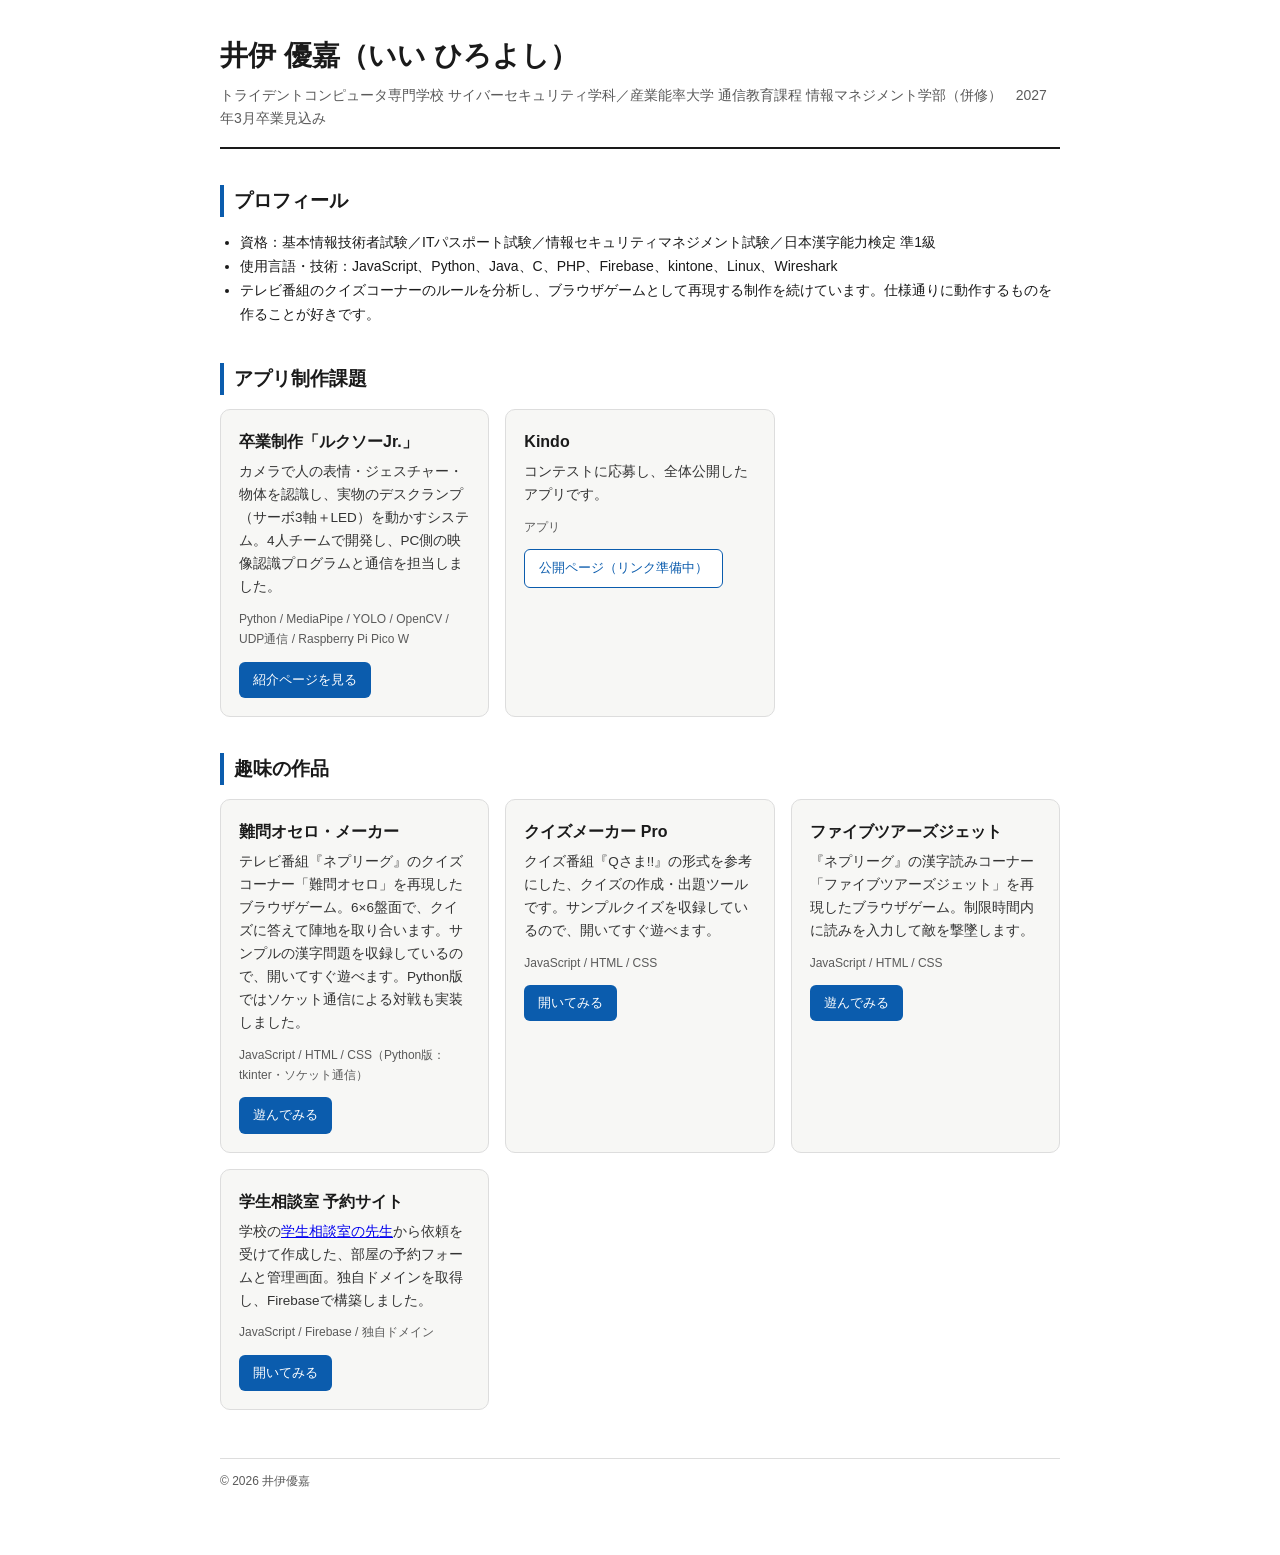
<file: index.html>
<!doctype html>
<html lang="ja">
<head>
<meta charset="utf-8" />
<meta name="viewport" content="width=device-width, initial-scale=1" />
<title>井伊優嘉 ポートフォリオ</title>
<style>
  :root { --fg:#1a1a1a; --muted:#5a5a5a; --line:#ddd; --card:#f7f7f5; --accent:#0b5cad; }
  * { box-sizing: border-box; }
  body { margin:0; font-family:"Hiragino Kaku Gothic ProN","Hiragino Sans","Noto Sans JP",sans-serif; color:var(--fg); line-height:1.7; }
  .wrap { max-width:880px; margin:0 auto; padding:32px 20px 64px; }
  header { border-bottom:2px solid var(--fg); padding-bottom:16px; margin-bottom:28px; }
  h1 { font-size:28px; margin:0 0 4px; }
  .sub { color:var(--muted); font-size:14px; margin:0; }
  h2 { font-size:19px; border-left:4px solid var(--accent); padding-left:10px; margin:36px 0 14px; }
  .grid { display:grid; grid-template-columns:repeat(auto-fill,minmax(260px,1fr)); gap:16px; }
  .card { background:var(--card); border:1px solid var(--line); border-radius:10px; padding:18px; }
  .card h3 { margin:0 0 6px; font-size:16px; }
  .card p { margin:0 0 10px; font-size:13.5px; color:#333; }
  .tags { font-size:12px; color:var(--muted); margin-bottom:12px; }
  .btn { display:inline-block; background:var(--accent); color:#fff; text-decoration:none; font-size:13px; padding:7px 14px; border-radius:6px; }
  .btn.sub { background:#fff; color:var(--accent); border:1px solid var(--accent); }
  ul.profile { font-size:14px; padding-left:20px; margin:6px 0; }
  footer { margin-top:48px; border-top:1px solid var(--line); padding-top:12px; font-size:12px; color:var(--muted); }
</style>
</head>
<body>
<div class="wrap">
  <header>
    <h1>井伊 優嘉（いい ひろよし）</h1>
    <p class="sub">トライデントコンピュータ専門学校 サイバーセキュリティ学科／産業能率大学 通信教育課程 情報マネジメント学部（併修）　2027年3月卒業見込み</p>
  </header>

  <h2>プロフィール</h2>
  <ul class="profile">
    <li>資格：基本情報技術者試験／ITパスポート試験／情報セキュリティマネジメント試験／日本漢字能力検定 準1級</li>
    <li>使用言語・技術：JavaScript、Python、Java、C、PHP、Firebase、kintone、Linux、Wireshark</li>
    <li>テレビ番組のクイズコーナーのルールを分析し、ブラウザゲームとして再現する制作を続けています。仕様通りに動作するものを作ることが好きです。</li>
  </ul>

  <h2>アプリ制作課題</h2>
  <div class="grid">
    <div class="card">
      <h3>卒業制作「ルクソーJr.」</h3>
      <p>カメラで人の表情・ジェスチャー・物体を認識し、実物のデスクランプ（サーボ3軸＋LED）を動かすシステム。4人チームで開発し、PC側の映像認識プログラムと通信を担当しました。</p>
      <div class="tags">Python / MediaPipe / YOLO / OpenCV / UDP通信 / Raspberry Pi Pico W</div>
      <a class="btn" href="luxo-jr.html">紹介ページを見る</a>
    </div>
    <div class="card">
      <h3>Kindo</h3>
      <p>コンテストに応募し、全体公開したアプリです。</p>
      <div class="tags">アプリ</div>
      <!-- TODO: コンテスト公開ページのURLを設定 -->
      <a class="btn sub" href="#">公開ページ（リンク準備中）</a>
    </div>
  </div>

  <h2>趣味の作品</h2>
  <div class="grid">
    <div class="card">
      <h3>難問オセロ・メーカー</h3>
      <p>テレビ番組『ネプリーグ』のクイズコーナー「難問オセロ」を再現したブラウザゲーム。6×6盤面で、クイズに答えて陣地を取り合います。サンプルの漢字問題を収録しているので、開いてすぐ遊べます。Python版ではソケット通信による対戦も実装しました。</p>
      <div class="tags">JavaScript / HTML / CSS（Python版：tkinter・ソケット通信）</div>
      <a class="btn" href="osero.html">遊んでみる</a>
    </div>
    <div class="card">
      <h3>クイズメーカー Pro</h3>
      <p>クイズ番組『Qさま!!』の形式を参考にした、クイズの作成・出題ツールです。サンプルクイズを収録しているので、開いてすぐ遊べます。</p>
      <div class="tags">JavaScript / HTML / CSS</div>
      <a class="btn" href="qsama.html">開いてみる</a>
    </div>
    <div class="card">
      <h3>ファイブツアーズジェット</h3>
      <p>『ネプリーグ』の漢字読みコーナー「ファイブツアーズジェット」を再現したブラウザゲーム。制限時間内に読みを入力して敵を撃墜します。</p>
      <div class="tags">JavaScript / HTML / CSS</div>
      <a class="btn" href="five-tours-jet.html">遊んでみる</a>
    </div>
    <div class="card">
      <h3>学生相談室 予約サイト</h3>
      <p>学校の<a href="https://hypno-education.studio.site/">学生相談室の先生</a>から依頼を受けて作成した、部屋の予約フォームと管理画面。独自ドメインを取得し、Firebaseで構築しました。</p>
      <div class="tags">JavaScript / Firebase / 独自ドメイン</div>
      <a class="btn" href="https://moridemo.com/">開いてみる</a>
    </div>
  </div>

  <footer>© 2026 井伊優嘉</footer>
</div>
</body>
</html>
</file>
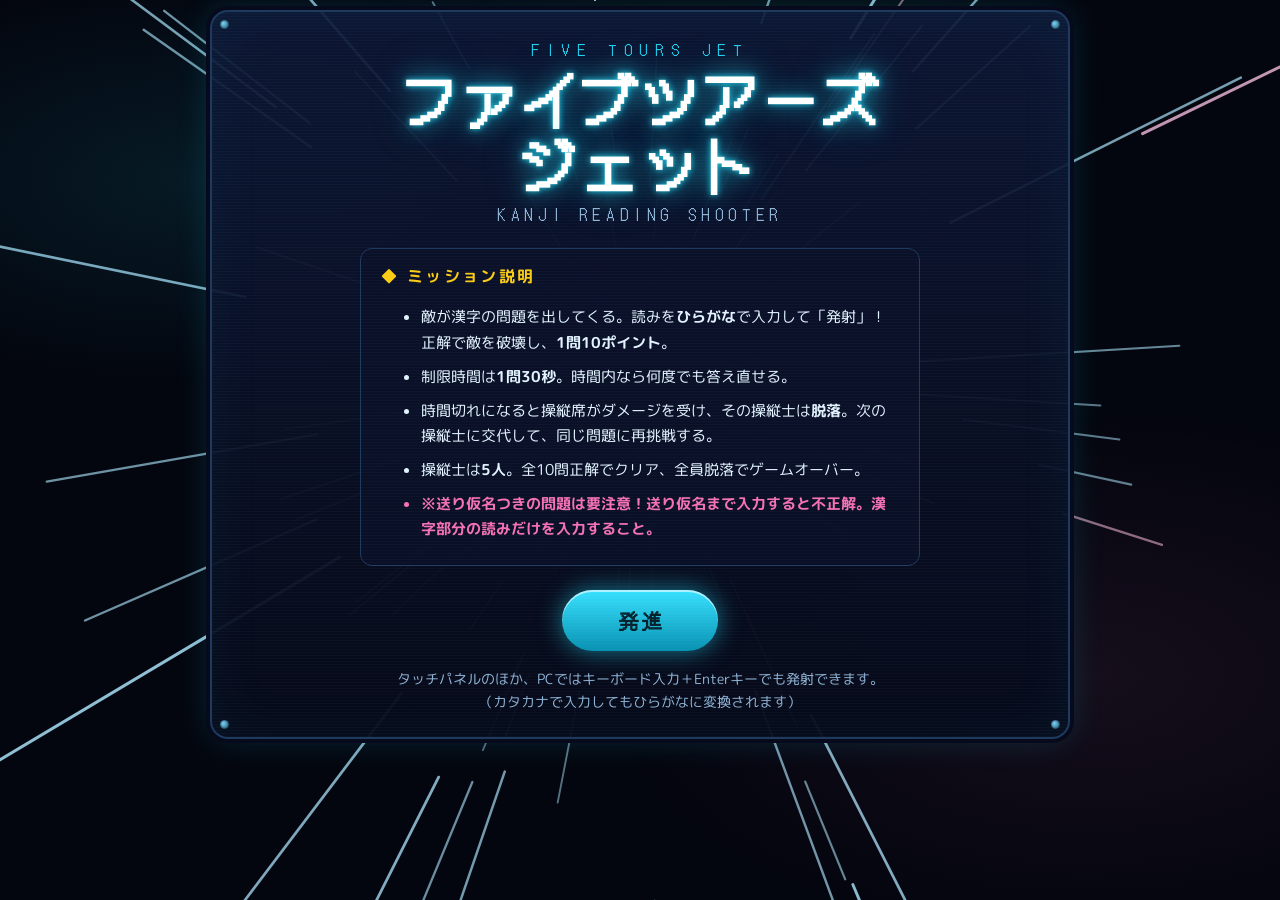
<file: five-tours-jet.html>
<!doctype html>
<html lang="ja">
  <head>
    <meta charset="utf-8" />
    <meta name="viewport" content="width=device-width, initial-scale=1, viewport-fit=cover" />
    <meta name="color-scheme" content="dark" />
    <link rel="icon" href="data:," />
    <title>ファイブツアーズジェット</title>
    <link rel="preconnect" href="https://fonts.googleapis.com" />
    <link rel="preconnect" href="https://fonts.gstatic.com" crossorigin />
    <link href="https://fonts.googleapis.com/css2?family=DotGothic16&family=Kaisei+Decol:wght@500;700&family=Kaisei+Opti:wght@500;700;800&family=M+PLUS+Rounded+1c:wght@500;700;800&display=swap" rel="stylesheet" />
    <style>
      :root{
        --bg:#04060f;
        --panel:#0a1128;
        --panel2:#0d1735;
        --line:#1e3a5f;
        --cyan:#22d3ee;
        --cyan-dim:#0e7490;
        --magenta:#f471b5;
        --yellow:#facc15;
        --red:#f87171;
        --green:#4ade80;
        --text:#e2f3ff;
        --text-dim:#8fb4d6;
      }
      *{ box-sizing:border-box; }
      html,body{ height:100%; }
      body{
        margin:0;
        background:var(--bg);
        color:var(--text);
        font-family:"M PLUS Rounded 1c","Hiragino Maru Gothic ProN",sans-serif;
        overflow-x:hidden;
        -webkit-tap-highlight-color:transparent;
      }
      button{ font-family:inherit; cursor:pointer; }
      button, input{ min-height:2.25rem; }

      /* ---------- starfield ---------- */
      #warp{ position:fixed; inset:0; width:100%; height:100%; pointer-events:none; z-index:0; }
      #stars{ position:fixed; inset:0; overflow:hidden; pointer-events:none; z-index:0; }
      .star{
        position:absolute; border-radius:50%; background:#cfefff;
        animation:fall linear infinite, twinkle ease-in-out infinite alternate;
      }
      #stars.fast .star{ animation-duration:.8s, .3s; }
      @keyframes fall{ from{ transform:translateY(-3vh);} to{ transform:translateY(103vh);} }
      @keyframes twinkle{ from{ opacity:.25;} to{ opacity:1;} }
      .nebula{
        position:fixed; inset:0; pointer-events:none; z-index:0;
        background:
          radial-gradient(600px 300px at 15% 20%, rgba(34,211,238,.10), transparent 70%),
          radial-gradient(700px 380px at 85% 75%, rgba(244,113,181,.08), transparent 70%),
          radial-gradient(500px 260px at 60% 10%, rgba(74,222,128,.05), transparent 70%);
      }

      #app{ position:relative; z-index:1; max-width:880px; margin:0 auto; padding:10px 10px 28px; }

      /* ---------- cockpit frame ---------- */
      .cockpit{
        position:relative;
        background:linear-gradient(180deg, rgba(13,23,53,.92), rgba(6,10,26,.96));
        border:2px solid var(--line);
        border-radius:18px;
        box-shadow:0 0 0 4px #060a1c, 0 0 34px rgba(34,211,238,.18), inset 0 0 60px rgba(34,211,238,.05);
        padding:14px 14px 18px;
      }
      .cockpit::before{
        content:""; position:absolute; inset:0; pointer-events:none; border-radius:16px;
        background:repeating-linear-gradient(0deg, rgba(255,255,255,.022) 0 1px, transparent 1px 3px);
      }
      .rivet{ position:absolute; width:9px; height:9px; border-radius:50%;
        background:radial-gradient(circle at 35% 35%, #7dd3fc, #164e63);
        box-shadow:inset 0 0 2px #000; }
      .rivet.tl{ top:8px; left:8px; } .rivet.tr{ top:8px; right:8px; }
      .rivet.bl{ bottom:8px; left:8px; } .rivet.br{ bottom:8px; right:8px; }

      .dotfont{ font-family:"DotGothic16","M PLUS Rounded 1c",sans-serif; letter-spacing:.04em; }

      /* ---------- start screen ---------- */
      #screen-start{ text-align:center; padding:26px 10px 10px; }
      .title-sub{ color:var(--cyan); font-size:.95rem; letter-spacing:.5em; margin:0 0 6px; }
      h1.title{
        margin:0 0 4px; font-size:clamp(2rem, 8.5vw, 3.6rem); line-height:1.15;
        color:#fff; text-shadow:0 0 6px var(--cyan), 0 0 22px rgba(34,211,238,.75), 0 0 46px rgba(34,211,238,.4);
      }
      .title-en{ color:var(--text-dim); font-size:clamp(.8rem,3vw,1rem); letter-spacing:.35em; margin:0 0 22px; }
      .rules{
        text-align:left; max-width:560px; margin:0 auto 24px;
        background:rgba(10,17,40,.75); border:1px solid var(--line); border-radius:12px;
        padding:16px 20px 8px;
      }
      .rules h2{ margin:0 0 10px; font-size:1rem; color:var(--yellow); letter-spacing:.15em; }
      .rules li{ margin-bottom:9px; line-height:1.65; font-size:.95rem; }
      .rules .trap-note{ color:var(--magenta); font-weight:700; }
      .big-btn{
        display:inline-block; border:none; border-radius:999px;
        background:linear-gradient(180deg,#38e1ff,#0891b2);
        color:#03222e; font-weight:800; font-size:1.25rem; letter-spacing:.2em;
        padding:16px 52px 16px calc(52px + .2em);
        box-shadow:0 0 24px rgba(34,211,238,.55), inset 0 2px 0 rgba(255,255,255,.6);
        transition:transform .08s ease, box-shadow .15s ease;
      }
      .big-btn:hover{ box-shadow:0 0 36px rgba(34,211,238,.85), inset 0 2px 0 rgba(255,255,255,.6); }
      .big-btn:active{ transform:scale(.96); }
      .start-note{ color:var(--text-dim); font-size:.85rem; margin-top:16px; line-height:1.7; }

      /* ---------- HUD ---------- */
      .hud{
        display:flex; flex-wrap:wrap; gap:8px 14px; align-items:center; justify-content:space-between;
        border-bottom:1px dashed var(--line); padding-bottom:10px; margin-bottom:8px;
      }
      .hud .score{ font-size:1.3rem; color:var(--yellow); text-shadow:0 0 10px rgba(250,204,21,.5); }
      .hud .score small{ font-size:.7rem; color:var(--text-dim); letter-spacing:.2em; display:block; }
      .hud .qnum{ font-size:1.3rem; color:#fff; }
      .hud .qnum small{ font-size:.7rem; color:var(--text-dim); letter-spacing:.2em; display:block; text-align:right; }
      .pilots{ display:flex; gap:6px; align-items:flex-end; }
      .pilot{
        width:46px; text-align:center; padding:5px 2px 4px; border-radius:9px;
        border:1px solid var(--line); background:rgba(10,17,40,.8); position:relative;
      }
      .pilot .helmet{
        width:26px; height:26px; margin:0 auto 2px; border-radius:50%;
        background:radial-gradient(circle at 35% 30%, #bae6fd, #0284c7 60%, #0c4a6e);
        border:2px solid #7dd3fc; display:flex; align-items:center; justify-content:center;
        font-size:.8rem; font-weight:800; color:#04121f;
      }
      .pilot .plabel{ font-size:.58rem; color:var(--text-dim); line-height:1.2; }
      .pilot.active{ border-color:var(--cyan); box-shadow:0 0 12px rgba(34,211,238,.65); background:rgba(8,47,73,.85); }
      .pilot.active .plabel{ color:var(--cyan); font-weight:700; }
      .pilot.out{ opacity:.45; filter:grayscale(1); }
      .pilot.out::after{
        content:"✕"; position:absolute; inset:0; display:flex; align-items:center; justify-content:center;
        font-size:1.7rem; font-weight:800; color:var(--red); text-shadow:0 0 8px rgba(248,113,113,.8);
      }
      .pilot.out .plabel{ color:var(--red); }

      /* ---------- timer ---------- */
      .timer-row{ display:flex; align-items:center; gap:10px; margin:4px 0 6px; }
      .timer-label{ font-size:.72rem; letter-spacing:.25em; color:var(--text-dim); white-space:nowrap; }
      .timer-track{ flex:1; height:16px; border-radius:999px; background:#0b1531; border:1px solid var(--line); overflow:hidden; }
      .timer-bar{
        height:100%; width:100%; border-radius:999px;
        background:linear-gradient(90deg,#0ea5b7,var(--cyan));
        box-shadow:0 0 12px rgba(34,211,238,.7);
        transition:width .1s linear, background .3s;
      }
      .timer-bar.warn{ background:linear-gradient(90deg,#b45309,var(--yellow)); box-shadow:0 0 12px rgba(250,204,21,.7); }
      .timer-bar.danger{ background:linear-gradient(90deg,#b91c1c,var(--red)); box-shadow:0 0 14px rgba(248,113,113,.85); animation:blink .5s steps(2) infinite; }
      @keyframes blink{ 50%{ filter:brightness(1.6);} }
      .timer-sec{ font-size:1.5rem; min-width:3.2ch; text-align:right; color:#fff; }
      .timer-sec.danger{ color:var(--red); }

      /* ---------- stage ---------- */
      .stage{ position:relative; text-align:center; padding:8px 0 2px; min-height:196px; perspective:640px; }
      .enemy{
        font-size:clamp(4.2rem, 17vw, 6.4rem); line-height:1.1; display:inline-block;
        filter:drop-shadow(0 0 18px rgba(244,113,181,.45));
        animation:hover 2.6s ease-in-out infinite;
      }
      @keyframes hover{ 0%,100%{ transform:translateY(0) rotate(-2deg);} 50%{ transform:translateY(-10px) rotate(2deg);} }
      .enemy.destroyed{ animation:destroy .7s ease forwards; }
      @keyframes destroy{ 30%{ transform:scale(1.25) rotate(8deg); filter:brightness(2.4);} 100%{ transform:scale(.1) rotate(40deg); opacity:0; } }
      .enemy-name{ color:var(--magenta); font-size:.85rem; letter-spacing:.3em; margin-top:2px; }
      .question-label{ color:var(--text-dim); font-size:.85rem; letter-spacing:.3em; margin:12px 0 0; }
      .question{
        font-family:"Kaisei Opti","Kaisei Decol","HG正楷書体-PRO","HGP正楷書体","HG正楷書体","正楷書体","KaiTi","楷体","STKaiti","Hiragino Mincho ProN",serif;
        font-size:clamp(3rem, 13vw, 5.4rem); font-weight:800; line-height:1.25;
        /* 本家の出題字：明るいオレンジのグラデーション文字＋細い黒縁。
           読めることを最優先し、縁取りは字形を潰さない太さに抑える */
        background:linear-gradient(180deg,#ffe9ad 0%,#ffc35c 28%,#ff9a1f 58%,#ff7a00 100%);
        -webkit-background-clip:text; background-clip:text;
        color:#ff8c1a; -webkit-text-fill-color:transparent;
        -webkit-text-stroke:.03em #1a0d00; paint-order:stroke fill;
        text-shadow:none;
        filter:drop-shadow(0 2px 1px rgba(22,10,0,.28));
        margin:0; letter-spacing:.06em;
        transform-origin:center center; will-change:transform;
      }
      .telop{
        display:none; margin:12px auto 0; max-width:600px;
        background:rgba(80,7,36,.85); border:2px solid var(--magenta); border-radius:8px;
        color:#ffd7ec; font-weight:800; font-size:clamp(.8rem,3.4vw,.98rem); line-height:1.5;
        padding:8px 12px; animation:telopblink 1s steps(2) infinite;
      }
      .telop.show{ display:block; }
      @keyframes telopblink{ 50%{ border-color:#fbcfe8; box-shadow:0 0 16px rgba(244,113,181,.6);} }

      /* banner */
      .banner{
        position:absolute; inset:0; display:flex; align-items:center; justify-content:center;
        pointer-events:none; z-index:5;
      }
      .banner span{
        font-size:clamp(2.2rem, 10vw, 4rem); font-weight:800; letter-spacing:.08em;
        opacity:0; transform:scale(.5);
        text-shadow:0 0 10px currentColor, 0 0 34px currentColor;
      }
      .banner.pop span{ animation:pop .9s ease forwards; }
      .banner.good span{ color:var(--green); }
      .banner.bad span{ color:var(--red); }
      .banner.info span{ color:var(--cyan); font-size:clamp(1.5rem,7vw,2.6rem); }
      @keyframes pop{ 0%{ opacity:0; transform:scale(.4) rotate(-6deg);} 25%{ opacity:1; transform:scale(1.15) rotate(2deg);} 45%{ transform:scale(1);} 75%{ opacity:1;} 100%{ opacity:0; transform:scale(1.05) translateY(-8px);} }

      .particle{
        position:fixed; z-index:40; pointer-events:none; font-size:1.4rem; color:var(--yellow);
        text-shadow:0 0 10px rgba(250,204,21,.9);
      }
      /* bounced-back characters (wrong answer) */
      .bounce-char{
        position:fixed; z-index:42; pointer-events:none;
        font-family:"DotGothic16",sans-serif; font-weight:700;
        font-size:clamp(1.5rem,5.5vw,2.2rem); color:#fda4af;
        text-shadow:0 0 6px var(--red), 0 0 18px rgba(248,113,113,.85);
        white-space:nowrap;
      }
      .impact{
        position:fixed; z-index:43; pointer-events:none;
        font-family:"DotGothic16",sans-serif; font-weight:700;
        font-size:clamp(1.3rem,5vw,2rem); color:#fff;
        text-shadow:0 0 8px var(--yellow), 0 0 22px rgba(250,204,21,.9);
        white-space:nowrap;
      }
      .bullet{
        position:fixed; z-index:41; pointer-events:none;
        font-family:"DotGothic16",sans-serif; font-weight:700;
        font-size:clamp(1.6rem,6vw,2.4rem); color:#a5f3fc;
        text-shadow:0 0 6px var(--cyan), 0 0 20px var(--cyan), 2px 0 14px rgba(34,211,238,.8);
        white-space:nowrap;
      }

      /* ---------- answer display ---------- */
      .answer-wrap{ margin-top:10px; }
      .answer-label{ font-size:.72rem; letter-spacing:.25em; color:var(--text-dim); margin-bottom:4px; }
      .answer-display{
        min-height:62px; border:2px solid var(--cyan-dim); border-radius:12px;
        background:rgba(2,12,24,.9); box-shadow:inset 0 0 24px rgba(34,211,238,.12), 0 0 14px rgba(34,211,238,.25);
        display:flex; align-items:center; justify-content:center; padding:8px 12px;
      }
      .answer-text{
        font-family:"DotGothic16",sans-serif;
        font-size:clamp(2rem, 9vw, 3.2rem); letter-spacing:.14em; color:#ecfeff;
        text-shadow:0 0 10px rgba(34,211,238,.65); word-break:break-all; text-align:center; line-height:1.2;
      }
      .answer-text:empty::before{ content:"タッチパネルで入力"; color:#3f6186; font-size:clamp(1rem,4.5vw,1.4rem); text-shadow:none; }
      .caret{ display:inline-block; width:.55em; height:1em; margin-left:.08em; vertical-align:-.08em;
        background:var(--cyan); animation:blink 1s steps(2) infinite; }

      .kb-row{ display:flex; gap:8px; margin-top:10px; align-items:stretch; }
      .kb-row label{ font-size:.72rem; letter-spacing:.15em; color:var(--text-dim); align-self:center; white-space:nowrap; }
      #kb-input{
        flex:1; min-width:0; background:rgba(2,12,24,.9); border:1px solid var(--line); border-radius:9px;
        color:var(--text); font-size:1.1rem; padding:8px 12px; font-family:inherit;
      }
      #kb-input:focus{ outline:2px solid var(--cyan-dim); }

      /* ---------- panel ---------- */
      .panel{
        margin-top:12px; display:grid; grid-template-rows:repeat(5, 1fr); grid-auto-flow:column;
        grid-auto-columns:1fr; gap:5px;
      }
      .kana{
        border:1px solid var(--line); border-radius:9px; background:linear-gradient(180deg,#12234d,#0a1736);
        color:#e0f2fe; font-size:clamp(1.05rem, 4.6vw, 1.5rem); font-weight:700;
        min-height:48px; padding:2px 0;
        box-shadow:inset 0 1px 0 rgba(125,211,252,.25);
        transition:background .05s, transform .05s;
        touch-action:manipulation; user-select:none; -webkit-user-select:none;
      }
      .kana:active{ background:var(--cyan); color:#03222e; transform:scale(.93); }
      .kana-gap{ min-height:48px; }

      /* small kana keys */
      .panel-small{
        margin-top:6px; display:grid; grid-template-columns:repeat(10, 1fr); gap:5px;
      }
      .kana.small{
        min-height:42px; font-size:clamp(.9rem, 4vw, 1.25rem);
        background:linear-gradient(180deg,#14532d,#0a2e22);
        border-color:#166534; color:#bbf7d0;
        box-shadow:inset 0 1px 0 rgba(134,239,172,.25);
      }
      .kana.small:active{ background:var(--green); color:#052e16; }

      .controls{ display:flex; flex-wrap:wrap; gap:6px; margin-top:8px; }
      .ctl{
        flex:1 1 22%; border:1px solid var(--cyan-dim); border-radius:9px;
        background:rgba(8,47,73,.7); color:#a5f3fc; font-weight:700; font-size:.95rem;
        min-height:46px; padding:6px 4px; touch-action:manipulation; user-select:none; -webkit-user-select:none;
      }
      .ctl:active{ background:var(--cyan-dim); transform:scale(.96); }
      .ctl small{ display:block; font-size:.62rem; color:var(--text-dim); font-weight:500; }
      .ctl:active small{ color:#cffafe; }

      .fire-btn{
        position:sticky; bottom:10px; z-index:30;
        margin-top:10px; width:100%; border:none; border-radius:12px;
        background:linear-gradient(180deg,#fb7185,#be123c);
        color:#fff; font-weight:800; font-size:1.5rem; letter-spacing:.4em; padding:14px 0 14px .4em;
        box-shadow:0 0 22px rgba(244,63,94,.55), inset 0 2px 0 rgba(255,255,255,.45);
        touch-action:manipulation;
      }
      .fire-btn:active{ transform:scale(.97); }
      .fire-btn:disabled{ opacity:.45; box-shadow:none; }

      /* ---------- effects ---------- */
      .shake{ animation:shake .45s ease; }
      @keyframes shake{
        0%,100%{ transform:translate(0,0);} 15%{ transform:translate(-9px,3px) rotate(-.5deg);}
        30%{ transform:translate(8px,-3px);} 45%{ transform:translate(-7px,-2px) rotate(.5deg);}
        60%{ transform:translate(6px,3px);} 75%{ transform:translate(-4px,1px);}
      }
      .shake-hard{ animation:shakehard .7s ease; }
      @keyframes shakehard{
        0%,100%{ transform:translate(0,0);} 10%{ transform:translate(-16px,6px) rotate(-1.2deg);}
        25%{ transform:translate(14px,-6px) rotate(1deg);} 40%{ transform:translate(-12px,-5px);}
        55%{ transform:translate(10px,5px) rotate(-.8deg);} 70%{ transform:translate(-7px,2px);}
        85%{ transform:translate(4px,-2px);}
      }
      #damage-flash{
        position:fixed; inset:0; pointer-events:none; z-index:30; opacity:0;
        background:radial-gradient(ellipse at center, transparent 40%, rgba(220,38,38,.55) 100%);
      }
      #damage-flash.on{ animation:dmg .8s ease; }
      @keyframes dmg{ 0%{ opacity:0;} 15%{ opacity:1;} 100%{ opacity:0;} }

      /* ---------- result ---------- */
      #screen-result{ text-align:center; padding:30px 10px 12px; }
      .result-title{
        font-size:clamp(2rem, 9vw, 3.4rem); margin:0 0 6px; color:#fff;
        text-shadow:0 0 8px var(--green), 0 0 30px rgba(74,222,128,.6);
      }
      .result-title.over{ text-shadow:0 0 8px var(--red), 0 0 30px rgba(248,113,113,.6); }
      .result-msg{ font-size:1.05rem; line-height:1.8; margin:0 auto 20px; max-width:520px; }
      .result-msg .perfect{ color:var(--yellow); font-weight:800; font-size:1.2rem;
        text-shadow:0 0 12px rgba(250,204,21,.7); display:block; margin-bottom:6px; }
      .stats{
        display:flex; flex-wrap:wrap; gap:10px; justify-content:center; margin-bottom:26px;
      }
      .stat{
        min-width:120px; background:rgba(10,17,40,.8); border:1px solid var(--line); border-radius:12px; padding:12px 16px;
      }
      .stat small{ display:block; color:var(--text-dim); font-size:.7rem; letter-spacing:.2em; margin-bottom:4px; }
      .stat b{ font-size:1.7rem; color:#fff; }
      .stat b em{ font-style:normal; font-size:.95rem; color:var(--text-dim); }

      [hidden]{ display:none !important; }

      @media (max-width:560px){
        #app{ padding:6px 6px 20px; }
        .cockpit{ padding:10px 8px 14px; border-radius:14px; }
        .pilot{ width:40px; }
        .pilot .helmet{ width:22px; height:22px; font-size:.7rem; }
        .stage{ min-height:178px; }
        .kana, .kana-gap{ min-height:44px; }
        .kana.small{ min-height:38px; }
        .hud .score, .hud .qnum{ font-size:1.1rem; }
      }
      @media (prefers-reduced-motion: reduce){
        .enemy, .star, .timer-bar.danger{ animation:none !important; }
        .question{ will-change:auto; }
      }
    </style>
  </head>
  <body>
    <canvas id="warp" aria-hidden="true"></canvas>
    <div id="stars" aria-hidden="true"></div>
    <div class="nebula" aria-hidden="true"></div>
    <div id="damage-flash" aria-hidden="true"></div>

    <div id="app">
      <!-- ================= START ================= -->
      <section id="screen-start" class="cockpit">
        <span class="rivet tl"></span><span class="rivet tr"></span><span class="rivet bl"></span><span class="rivet br"></span>
        <p class="title-sub dotfont">FIVE TOURS JET</p>
        <h1 class="title dotfont">ファイブツアーズ<br />ジェット</h1>
        <p class="title-en dotfont">KANJI READING SHOOTER</p>
        <div class="rules">
          <h2>◆ ミッション説明</h2>
          <ul>
            <li>敵が漢字の問題を出してくる。読みを<strong>ひらがな</strong>で入力して「発射」！正解で敵を破壊し、<strong>1問10ポイント</strong>。</li>
            <li>制限時間は<strong>1問30秒</strong>。時間内なら何度でも答え直せる。</li>
            <li>時間切れになると操縦席がダメージを受け、その操縦士は<strong>脱落</strong>。次の操縦士に交代して、同じ問題に再挑戦する。</li>
            <li>操縦士は<strong>5人</strong>。全10問正解でクリア、全員脱落でゲームオーバー。</li>
            <li class="trap-note">※送り仮名つきの問題は要注意！送り仮名まで入力すると不正解。漢字部分の読みだけを入力すること。</li>
          </ul>
        </div>
        <button id="start-btn" class="big-btn dotfont" type="button">発進</button>
        <p class="start-note">タッチパネルのほか、PCではキーボード入力＋Enterキーでも発射できます。<br />（カタカナで入力してもひらがなに変換されます）</p>
      </section>

      <!-- ================= GAME ================= -->
      <section id="screen-game" class="cockpit" hidden>
        <span class="rivet tl"></span><span class="rivet tr"></span><span class="rivet bl"></span><span class="rivet br"></span>

        <div class="hud">
          <div class="score dotfont"><small>SCORE</small><span id="hud-score">0</span></div>
          <div class="pilots" id="pilots" aria-label="操縦士"></div>
          <div class="qnum dotfont"><small>QUESTION</small><span id="hud-qnum">1 / 10</span></div>
        </div>

        <div class="timer-row">
          <span class="timer-label dotfont">TIME</span>
          <div class="timer-track"><div class="timer-bar" id="timer-bar"></div></div>
          <span class="timer-sec dotfont" id="timer-sec">30</span>
        </div>

        <div class="stage" id="stage">
          <div class="enemy" id="enemy" aria-hidden="true">👾</div>
          <div class="enemy-name dotfont" id="enemy-name">ENEMY</div>
          <p class="question-label">この漢字の読みは？</p>
          <p class="question" id="question">紫陽花</p>
          <p class="telop" id="telop">注意：送り仮名トラップ！送り仮名まで入力すると不正解になります。漢字部分の読みだけを入力してください。</p>
          <div class="banner" id="banner"><span id="banner-text"></span></div>
        </div>

        <div class="answer-wrap">
          <div class="answer-label dotfont">ANSWER — 解答</div>
          <div class="answer-display" id="answer-display">
            <span class="answer-text" id="answer-text"></span><span class="caret" id="caret"></span>
          </div>
        </div>

        <div class="kb-row">
          <label for="kb-input">キーボード入力</label>
          <input id="kb-input" type="text" autocomplete="off" autocapitalize="off" placeholder="ひらがなで入力して Enter で発射" />
        </div>

        <div class="panel" id="panel" role="group" aria-label="ひらがなパネル"></div>

        <div class="panel-small" id="panel-small" role="group" aria-label="小文字パネル"></div>

        <div class="controls">
          <button class="ctl" id="btn-dakuten" type="button">゛ 濁点<small>だくてん</small></button>
          <button class="ctl" id="btn-handakuten" type="button">゜ 半濁点<small>はんだくてん</small></button>
          <button class="ctl" id="btn-del" type="button">消去<small>1文字もどる</small></button>
          <button class="ctl" id="btn-clear" type="button">全消去<small>すべて消す</small></button>
        </div>

        <button class="fire-btn dotfont" id="fire-btn" type="button">発射</button>
      </section>

      <!-- ================= RESULT ================= -->
      <section id="screen-result" class="cockpit" hidden>
        <span class="rivet tl"></span><span class="rivet tr"></span><span class="rivet bl"></span><span class="rivet br"></span>
        <h2 class="result-title dotfont" id="result-title">MISSION CLEAR!</h2>
        <p class="result-msg" id="result-msg"></p>
        <div class="stats">
          <div class="stat"><small>SCORE</small><b class="dotfont" id="stat-score">0</b></div>
          <div class="stat"><small>正解数</small><b class="dotfont" id="stat-correct">0<em> / 10</em></b></div>
          <div class="stat"><small>残り操縦士</small><b class="dotfont" id="stat-pilots">5<em> / 5人</em></b></div>
          <div class="stat" id="stat-reach-wrap" hidden><small>到達問題</small><b class="dotfont" id="stat-reach">1<em>問目</em></b></div>
        </div>
        <button id="retry-btn" class="big-btn dotfont" type="button">もう一度遊ぶ</button>
      </section>
    </div>

    <script>
      "use strict";
      /* ================= 問題データ（全102問・難易度5ティア制） =================
         1〜2問目：ティア1 / 3〜4問目：ティア2 / 5〜6問目：ティア3 /
         7〜8問目：ティア4 / 9〜10問目：ティア5（2問ずつ一段ずつ難しくなる）
         送り仮名トラップは8〜10問目のうち1問に必ず入る */
      var TIER1 = [
        ["河馬","かば"],["朱鷺","とき"],["雉","きじ"],["若芽","わかめ"],["竹輪","ちくわ"],
        ["土竜","もぐら"],["海月","くらげ"]
      ];
      var TIER2 = [
        ["向日葵","ひまわり"],["蒲公英","たんぽぽ"],["札幌","さっぽろ"],["函館","はこだて"],["小樽","おたる"],
        ["紫陽花","あじさい"],["秋桜","こすもす"],["烏賊","いか"],["鰯","いわし"],["鰹","かつお"],
        ["鯰","なまず"],["河豚","ふぐ"],["海胆","うに"],["梟","ふくろう"],["鶉","うずら"],
        ["五月雨","さみだれ"],["時雨","しぐれ"],["雪崩","なだれ"]
      ];
      var TIER3 = [
        ["啄木鳥","きつつき"],["蝸牛","かたつむり"],["蝙蝠","こうもり"],["駱駝","らくだ"],["麒麟","きりん"],
        ["孔雀","くじゃく"],["霙","みぞれ"],["氷柱","つらら"],["陽炎","かげろう"],["大蒜","にんにく"],
        ["茗荷","みょうが"],["蒲鉾","かまぼこ"],["鰹節","かつおぶし"],["佐世保","させぼ"],["枚方","ひらかた"],
        ["弘前","ひろさき"],["羽鳥","はとり"],["酸漿","ほおずき"],["無花果","いちじく"],["枇杷","びわ"],
        ["石榴","ざくろ"],["胡桃","くるみ"],["蜻蛉","とんぼ"]
      ];
      var TIER4 = [
        ["海鼠","なまこ"],["蛞蝓","なめくじ"],["木漏れ日","こもれび"],["蜃気楼","しんきろう"],["泡沫","うたかた"],
        ["早急","さっきゅう"],["重複","ちょうふく"],["遵守","じゅんしゅ"],["月極","つきぎめ"],["吃驚","びっくり"],
        ["杜撰","ずさん"],["攪拌","かくはん"],["心太","ところてん"],["我孫子","あびこ"],["柏","かしわ"],
        ["木更津","きさらづ"],["習志野","ならしの"],["茅ヶ崎","ちがさき"],["橿原","かしはら"],["鹿沼","かぬま"],
        ["四日市","よっかいち"],["舞鶴","まいづる"],["豊中","とよなか"],["尾道","おのみち"],["久留米","くるめ"],
        ["指宿","いぶすき"],["出水","いずみ"],["薬師寺","やくしじ"],["神宮寺","じんぐうじ"],["鴨志田","かもしだ"],
        ["鬼塚","おにづか"],["丹下","たんげ"],["博物館","はくぶつかん"],["救急救命士","きゅうきゅうきゅうめいし"]
      ];
      var TIER5 = [
        ["小鳥遊","たかなし"],["四月一日","わたぬき"],["五月七日","つゆり"],["月見里","やまなし"],["春夏冬","あきない"],
        ["百目鬼","どうめき"],["五百旗頭","いおきべ"],["御手洗","みたらい"],["調所","ずしょ"],["肝付","きもつき"],
        ["宍粟","しそう"],["匝瑳","そうさ"],["一卵性双生児","いちらんせいそうせいじ"],["二卵性双生児","にらんせいそうせいじ"],["特別支援学校","とくべつしえんがっこう"],
        ["高等専門学校","こうとうせんもんがっこう"],["厚生労働省","こうせいろうどうしょう"],["国土交通省","こくどこうつうしょう"],["首都高速道路","しゅとこうそくどうろ"],["文部科学省","もんぶかがくしょう"]
      ];
      var TRAP_Q = [
        ["素晴らしい","すばら"],["著しい","いちじる"],["甚だしい","はなは"]
      ];
      var ENEMIES = [
        ["👾","インベーダー"],["🛸","UFO"],["🤖","ロボット"],["👽","エイリアン"],["🦖","かいじゅう"],
        ["🐙","オクトパス"],["🦑","イカ型メカ"],["👹","オニ"],["💀","スカル"],["🐲","ドラゴン"],
        ["🦂","スコーピオン"],["🕷️","スパイダー"],["🦠","ウイルス"],["👁️","ビッグアイ"],["🎃","パンプキン"]
      ];
      var QUESTION_COUNT = 10, TIME_LIMIT = 30, PILOT_COUNT = 5, MAX_LEN = 12;

      /* ================= 50音パネル ================= */
      var COLS = [
        ["あ","い","う","え","お"],
        ["か","き","く","け","こ"],
        ["さ","し","す","せ","そ"],
        ["た","ち","つ","て","と"],
        ["な","に","ぬ","ね","の"],
        ["は","ひ","ふ","へ","ほ"],
        ["ま","み","む","め","も"],
        ["や",null,"ゆ",null,"よ"],
        ["ら","り","る","れ","ろ"],
        ["わ","ん","を",null,null]
      ];
      var DAKUTEN = {"か":"が","き":"ぎ","く":"ぐ","け":"げ","こ":"ご","さ":"ざ","し":"じ","す":"ず","せ":"ぜ","そ":"ぞ",
        "た":"だ","ち":"ぢ","つ":"づ","て":"で","と":"ど","は":"ば","ひ":"び","ふ":"ぶ","へ":"べ","ほ":"ぼ","う":"ゔ"};
      var DAKUTEN_REV = {}; Object.keys(DAKUTEN).forEach(function(k){ DAKUTEN_REV[DAKUTEN[k]] = k; });
      var HANDAKUTEN = {"は":"ぱ","ひ":"ぴ","ふ":"ぷ","へ":"ぺ","ほ":"ぽ"};
      var HANDAKUTEN_REV = {}; Object.keys(HANDAKUTEN).forEach(function(k){ HANDAKUTEN_REV[HANDAKUTEN[k]] = k; });
      var SMALL_KEYS = ["ぁ","ぃ","ぅ","ぇ","ぉ","ゃ","ゅ","ょ","っ","ゎ"];

      /* ================= DOM ================= */
      function $(id){ return document.getElementById(id); }
      var el = {
        start: $("screen-start"), game: $("screen-game"), result: $("screen-result"),
        score: $("hud-score"), qnum: $("hud-qnum"), pilots: $("pilots"),
        tbar: $("timer-bar"), tsec: $("timer-sec"),
        enemy: $("enemy"), enemyName: $("enemy-name"), question: $("question"), telop: $("telop"),
        banner: $("banner"), bannerText: $("banner-text"),
        ansDisplay: $("answer-display"), ansText: $("answer-text"), caret: $("caret"),
        kb: $("kb-input"), panel: $("panel"), panelSmall: $("panel-small"), fire: $("fire-btn"),
        stage: $("stage"), flash: $("damage-flash"), stars: $("stars")
      };

      /* ================= 星空 ================= */
      (function makeStars(){
        for (var i = 0; i < 130; i++){
          var s = document.createElement("span");
          s.className = "star";
          var size = Math.random() < 0.85 ? 2 : 3;
          s.style.width = size + "px"; s.style.height = size + "px";
          s.style.left = (Math.random() * 100) + "%";
          s.style.top = (Math.random() * -10) + "%";
          s.style.animationDuration = (7 + Math.random() * 14) + "s, " + (1 + Math.random() * 2.4) + "s";
          s.style.animationDelay = (-Math.random() * 20) + "s, 0s";
          el.stars.appendChild(s);
        }
      })();

      /* ================= 前進感：ワープ背景（中心から外へ流れる星） ================= */
      var warpBoostLevel = 1, warpBoostUntil = 0;
      function warpBoost(level, ms){
        if (level > warpBoostLevel) warpBoostLevel = level;
        warpBoostUntil = performance.now() + (ms || 700);
      }
      (function warpField(){
        var cv = $("warp");
        if (!cv || !cv.getContext) return;
        var ctx = cv.getContext("2d");
        var reduce = window.matchMedia && window.matchMedia("(prefers-reduced-motion: reduce)").matches;
        var W = 0, H = 0, CX = 0, CY = 0, MAXR = 0, last = 0;
        var COUNT = 180, stars = [];
        function newStar(init){
          return {
            a: Math.random() * Math.PI * 2,
            d: init ? Math.random() : 0.02 + Math.random() * 0.08,
            sp: 0.09 + Math.random() * 0.17,
            warm: Math.random() > 0.86
          };
        }
        for (var i = 0; i < COUNT; i++) stars.push(newStar(true));
        function drawStatic(){
          ctx.clearRect(0, 0, W, H);
          ctx.fillStyle = "#beeaff";
          for (var i = 0; i < stars.length; i++){
            var st = stars[i], r = st.d * MAXR;
            ctx.globalAlpha = 0.12 + st.d * 0.45;
            ctx.beginPath();
            ctx.arc(CX + Math.cos(st.a) * r, CY + Math.sin(st.a) * r, 1.2, 0, Math.PI * 2);
            ctx.fill();
          }
          ctx.globalAlpha = 1;
        }
        function resize(){
          var dpr = Math.min(window.devicePixelRatio || 1, 1.5);
          W = window.innerWidth; H = window.innerHeight;
          cv.width = Math.round(W * dpr); cv.height = Math.round(H * dpr);
          ctx.setTransform(dpr, 0, 0, dpr, 0, 0);
          CX = W / 2; CY = H * 0.42;
          var dy = Math.max(CY, H - CY);
          MAXR = Math.sqrt(CX * CX + dy * dy) + 40;
          if (reduce) drawStatic();
        }
        function frame(t){
          requestAnimationFrame(frame);
          var dt = Math.min(0.05, last ? (t - last) / 1000 : 0.016);
          last = t;
          if (performance.now() > warpBoostUntil && warpBoostLevel > 1){
            warpBoostLevel = Math.max(1, warpBoostLevel - dt * 1.7);
          }
          var boost = warpBoostLevel;
          ctx.clearRect(0, 0, W, H);
          ctx.lineCap = "round";
          for (var i = 0; i < stars.length; i++){
            var st = stars[i];
            /* 外へ行くほど加速する：中心付近はゆっくり、手前ほど速く・長く伸びる */
            var step = st.sp * boost * dt * (0.25 + st.d * 1.1 + st.d * st.d * 1.35);
            var d0 = Math.max(0, st.d - step * (11 + boost * 2.5 + st.d * 5));
            st.d += step;
            if (st.d >= 1){ stars[i] = newStar(false); continue; }
            var r0 = d0 * MAXR, r1 = st.d * MAXR;
            var cos = Math.cos(st.a), sin = Math.sin(st.a);
            ctx.strokeStyle = st.warm
              ? "rgba(249,190,225," + (0.12 + st.d * 0.68) + ")"
              : "rgba(175,232,255," + (0.12 + st.d * 0.72) + ")";
            ctx.lineWidth = 0.7 + st.d * 2.4;
            ctx.beginPath();
            ctx.moveTo(CX + cos * r0, CY + sin * r0);
            ctx.lineTo(CX + cos * r1, CY + sin * r1);
            ctx.stroke();
          }
        }
        window.addEventListener("resize", resize);
        resize();
        if (!reduce) requestAnimationFrame(frame);
      })();

      /* ================= 効果音（WebAudio） ================= */
      var AC = null;
      function audio(){
        if (!AC){
          var Ctx = window.AudioContext || window.webkitAudioContext;
          if (Ctx) AC = new Ctx();
        }
        if (AC && AC.state === "suspended") AC.resume();
        return AC;
      }
      function tone(freq, dur, type, vol, delay, slideTo){
        var ac = audio(); if (!ac) return;
        var t0 = ac.currentTime + (delay || 0);
        var o = ac.createOscillator(), g = ac.createGain();
        o.type = type || "square";
        o.frequency.setValueAtTime(freq, t0);
        if (slideTo) o.frequency.exponentialRampToValueAtTime(slideTo, t0 + dur);
        g.gain.setValueAtTime(vol || 0.12, t0);
        g.gain.exponentialRampToValueAtTime(0.001, t0 + dur);
        o.connect(g); g.connect(ac.destination);
        o.start(t0); o.stop(t0 + dur + 0.02);
      }
      var SFX = {
        fire:    function(){ tone(280, 0.22, "square", 0.14, 0, 980); },
        bounce:  function(){ tone(320, 0.16, "square", 0.12, 0, 85); tone(130, 0.24, "triangle", 0.15, 0.02, 55); },
        correct: function(){ [523,659,784,1047].forEach(function(f,i){ tone(f, 0.16, "square", 0.12, i*0.09); }); },
        damage:  function(){ tone(420, 0.7, "sawtooth", 0.16, 0, 55); tone(90, 0.7, "triangle", 0.18, 0.05, 40); },
        tick:    function(){ tone(1150, 0.05, "square", 0.05); },
        push:    function(){ tone(660, 0.05, "sine", 0.06); },
        change:  function(){ tone(392, 0.12, "square", 0.1); tone(587, 0.18, "square", 0.1, 0.1); }
      };

      /* ================= ゲーム状態 ================= */
      var G = null;
      function shuffle(a){
        a = a.slice();
        for (var i = a.length - 1; i > 0; i--){
          var j = Math.floor(Math.random() * (i + 1));
          var t = a[i]; a[i] = a[j]; a[j] = t;
        }
        return a;
      }
      function sampleTier(arr, n){
        return shuffle(arr).slice(0, n).map(function(q){ return { q: q[0], a: q[1], trap: false }; });
      }
      function pickQuestions(){
        /* 難易度グラデーション：序盤は読みやすく、終盤ほど難読になるよう
           ティアごとに抽選する（各ティア内はランダム・重複なし） */
        var list = sampleTier(TIER1, 2)          /* 1〜2問目 */
          .concat(sampleTier(TIER2, 2))          /* 3〜4問目 */
          .concat(sampleTier(TIER3, 2))          /* 5〜6問目 */
          .concat(sampleTier(TIER4, 2))          /* 7〜8問目 */
          .concat(sampleTier(TIER5, 2));         /* 9〜10問目 */
        /* 送り仮名トラップは8〜10問目（インデックス7〜9）のどこかに必ず1問入れる */
        var trap = shuffle(TRAP_Q).slice(0, 1).map(function(q){ return { q: q[0], a: q[1], trap: true }; })[0];
        list[7 + Math.floor(Math.random() * 3)] = trap;
        return list;
      }
      function newGame(){
        G = {
          questions: pickQuestions(),
          qi: 0, score: 0, correct: 0,
          pilot: 0, alive: [true, true, true, true, true],
          answer: "", phase: "playing",
          remaining: TIME_LIMIT, deadline: 0, timerId: null, lastTickSec: -1
        };
      }

      /* ================= 表示更新 ================= */
      function renderPilots(){
        el.pilots.innerHTML = "";
        for (var i = 0; i < PILOT_COUNT; i++){
          var d = document.createElement("div");
          d.className = "pilot" + (G.alive[i] ? (i === G.pilot ? " active" : "") : " out");
          d.innerHTML = '<div class="helmet">' + (i + 1) + '</div><div class="plabel">' +
            (G.alive[i] ? (i === G.pilot ? "操縦中" : "操縦士" + (i + 1)) : "脱落") + "</div>";
          el.pilots.appendChild(d);
        }
      }
      function renderHUD(){
        el.score.textContent = G.score;
        el.qnum.textContent = Math.min(G.qi + 1, QUESTION_COUNT) + " / " + QUESTION_COUNT;
        renderPilots();
      }
      function renderAnswer(){
        el.ansText.textContent = G.answer;
        el.kb.value = G.answer;
      }
      function renderTimer(){
        var r = Math.max(0, G.remaining);
        el.tbar.style.width = (r / TIME_LIMIT * 100) + "%";
        el.tsec.textContent = Math.ceil(r);
        el.tbar.className = "timer-bar" + (r <= 8 ? " danger" : (r <= 15 ? " warn" : ""));
        el.tsec.className = "timer-sec dotfont" + (r <= 8 ? " danger" : "");
        updateApproach();
      }
      /* 漢字の接近：制限時間の経過に合わせて少しずつ大きくなる（手前へ迫る）。
         開始時 0.82倍 → 時間切れ直前 1.55倍まで滑らかに拡大する */
      var APPROACH_MIN = 0.82, APPROACH_MAX = 1.55;
      var currentApproachMax = APPROACH_MAX;
      /* 長い問題は拡大しすぎると画面からはみ出すので、文字数で上限を抑える */
      function computeApproachMax(text){
        var n = (text || "").length;
        if (n >= 7) return 1.08;
        if (n === 6) return 1.18;
        if (n === 5) return 1.32;
        if (n === 4) return 1.45;
        return APPROACH_MAX;
      }
      function approachScale(){
        if (!G) return APPROACH_MIN;
        var p = 1 - Math.max(0, Math.min(TIME_LIMIT, G.remaining)) / TIME_LIMIT;
        return APPROACH_MIN + (currentApproachMax - APPROACH_MIN) * p;
      }
      function updateApproach(){
        if (!G || G.phase === "throwing") return;
        el.question.style.transform = "scale(" + approachScale().toFixed(4) + ")";
      }
      /* 出題：敵の位置（奥・小さい）から漢字が手前へ飛んでくる短いアニメーション。
         終わったら done を呼ぶ（タイマーはその後に始まるので制限時間は丸ごと使える） */
      function throwKanji(done){
        var reduce = window.matchMedia && window.matchMedia("(prefers-reduced-motion: reduce)").matches;
        el.question.getAnimations().forEach(function(a){ a.cancel(); });
        el.question.style.transform = "scale(" + APPROACH_MIN + ")";
        el.question.style.opacity = "1";
        if (reduce || !el.question.animate){ done(); return; }
        var startScale = APPROACH_MIN;
        var anim = el.question.animate([
          { transform: "translateY(-118px) scale(0.16) rotate(-5deg)", opacity: 0 },
          { transform: "translateY(-72px) scale(0.34) rotate(2deg)", opacity: 1, offset: 0.38 },
          { transform: "translateY(-18px) scale(" + (startScale * 0.82) + ") rotate(0deg)", opacity: 1, offset: 0.78 },
          { transform: "translateY(0px) scale(" + startScale + ")", opacity: 1 }
        ], { duration: 640, easing: "cubic-bezier(.22,.75,.32,1)" });
        var finished = false;
        function fin(){ if (!finished){ finished = true; done(); } }
        anim.onfinish = fin;
        anim.oncancel = fin;
        setTimeout(fin, 800);
      }
      function showBanner(text, kind, ms){
        el.bannerText.textContent = text;
        el.banner.className = "banner " + kind;
        void el.banner.offsetWidth;
        el.banner.classList.add("pop");
        setTimeout(function(){ el.banner.classList.remove("pop"); }, ms || 950);
      }
      function shakeIt(hard){
        var target = el.game;
        target.classList.remove("shake", "shake-hard");
        void target.offsetWidth;
        target.classList.add(hard ? "shake-hard" : "shake");
      }

      /* ================= タイマー ================= */
      function startTimer(){
        stopTimer();
        G.deadline = performance.now() + G.remaining * 1000;
        G.lastTickSec = Math.ceil(G.remaining);
        G.timerId = setInterval(function(){
          G.remaining = Math.max(0, (G.deadline - performance.now()) / 1000);
          renderTimer();
          var sec = Math.ceil(G.remaining);
          if (sec !== G.lastTickSec){
            G.lastTickSec = sec;
            if (sec <= 5 && sec > 0 && G.phase === "playing") SFX.tick();
          }
          if (G.remaining <= 0) onTimeout();
        }, 50);
        renderTimer();
      }
      function stopTimer(){
        if (G && G.timerId){ clearInterval(G.timerId); G.timerId = null; }
      }

      /* ================= 問題進行 ================= */
      function loadQuestion(){
        var q = G.questions[G.qi];
        var e = ENEMIES[Math.floor(Math.random() * ENEMIES.length)];
        el.enemy.textContent = e[0];
        el.enemy.classList.remove("destroyed");
        el.enemyName.textContent = "ENEMY — " + e[1];
        el.question.textContent = q.q;
        currentApproachMax = computeApproachMax(q.q);
        el.telop.classList.toggle("show", q.trap);
        G.answer = "";
        renderAnswer();
        G.remaining = TIME_LIMIT;
        renderHUD();
        renderTimer();
        /* 敵が漢字を投げてくる演出の間は入力を受け付けず、着弾してから計時開始 */
        G.phase = "throwing";
        el.fire.disabled = true;
        throwKanji(function(){
          if (!G || G.phase !== "throwing") return;
          G.phase = "playing";
          el.fire.disabled = false;
          startTimer();
        });
      }
      /* 時間切れで操縦士が交代したとき：同じ問題を、漢字を投げ直して最初から */
      function retrySameQuestion(){
        G.answer = "";
        renderAnswer();
        G.remaining = TIME_LIMIT;
        renderTimer();
        G.phase = "throwing";
        el.fire.disabled = true;
        throwKanji(function(){
          if (!G || G.phase !== "throwing") return;
          G.phase = "playing";
          el.fire.disabled = false;
          startTimer();
        });
      }
      function nextQuestion(){
        G.qi++;
        if (G.qi >= QUESTION_COUNT){ finishGame(true); return; }
        loadQuestion();
      }

      /* ================= 判定 ================= */
      function toHiragana(s){
        return s.replace(/[ァ-ヶ]/g, function(c){ return String.fromCharCode(c.charCodeAt(0) - 0x60); });
      }
      function normalize(s){
        return toHiragana(s).replace(/[\s　]/g, "");
      }
      function fire(){
        if (!G || G.phase !== "playing") return;
        if (!G.answer) return;
        G.phase = "firing";
        stopTimer();
        el.fire.disabled = true;
        SFX.fire();
        warpBoost(4.0, 850);
        shootProjectile(function(){
          var q = G.questions[G.qi];
          if (normalize(G.answer) === q.a) onCorrect();
          else bounceBack(G.answer, onWrong);
        });
      }
      function shootProjectile(done){
        var from = el.ansDisplay.getBoundingClientRect();
        var to = el.enemy.getBoundingClientRect();
        var b = document.createElement("div");
        b.className = "bullet";
        b.textContent = G.answer;
        b.style.left = (from.left + from.width / 2) + "px";
        b.style.top = (from.top) + "px";
        b.style.transform = "translate(-50%,-50%)";
        document.body.appendChild(b);
        var dx = (to.left + to.width / 2) - (from.left + from.width / 2);
        var dy = (to.top + to.height / 2) - from.top;
        var anim = b.animate([
          { transform: "translate(-50%,-50%) scale(1)", opacity: 1 },
          { transform: "translate(calc(-50% + " + dx + "px), calc(-50% + " + dy + "px)) scale(.55)", opacity: 1 }
        ], { duration: 420, easing: "cubic-bezier(.3,.7,.6,1)" });
        anim.onfinish = function(){ b.remove(); done(); };
      }
      /* 不正解：撃った文字が敵に当たって「パァン」と跳ね返り、散らばって落ちる */
      function bounceBack(text, done){
        var reduce = window.matchMedia && window.matchMedia("(prefers-reduced-motion: reduce)").matches;
        if (reduce || !text){ done(); return; }
        SFX.bounce();
        var r = el.enemy.getBoundingClientRect();
        var cx = r.left + r.width / 2, cy = r.top + r.height / 2;
        el.enemy.animate([
          { transform: "scale(1)" },
          { transform: "scale(1.18) rotate(-4deg)" },
          { transform: "scale(1)" }
        ], { duration: 260, easing: "ease-out" });
        var imp = document.createElement("div");
        imp.className = "impact";
        imp.textContent = "パァン！";
        imp.style.left = cx + "px";
        imp.style.top = (cy - r.height / 2 - 8) + "px";
        document.body.appendChild(imp);
        var ia = imp.animate([
          { transform: "translate(-50%,-50%) scale(.4) rotate(-8deg)", opacity: 0 },
          { transform: "translate(-50%,-50%) scale(1.25) rotate(3deg)", opacity: 1, offset: 0.3 },
          { transform: "translate(-50%,-50%) scale(1.05) rotate(0deg)", opacity: 0 }
        ], { duration: 520, easing: "ease-out" });
        ia.onfinish = function(){ imp.remove(); };
        var dest = el.ansDisplay.getBoundingClientRect();
        var chars = text.split("");
        var left = chars.length;
        chars.forEach(function(ch, i){
          var s = document.createElement("span");
          s.className = "bounce-char";
          s.textContent = ch;
          var sx = cx + (i - (chars.length - 1) / 2) * 30;
          s.style.left = sx + "px";
          s.style.top = cy + "px";
          s.style.transform = "translate(-50%,-50%)";
          document.body.appendChild(s);
          var dx = (dest.left + dest.width / 2 - sx) * (0.55 + Math.random() * 0.5) + (Math.random() * 90 - 45);
          var up = 90 + Math.random() * 110;
          var drop = (window.innerHeight - cy) + 90;
          var rot = Math.random() * 300 - 150;
          var a = s.animate([
            { transform: "translate(-50%,-50%) rotate(0deg)", opacity: 1, offset: 0, easing: "cubic-bezier(.17,.67,.35,1)" },
            { transform: "translate(calc(-50% + " + (dx * 0.6) + "px), calc(-50% - " + up + "px)) rotate(" + (rot * 0.45) + "deg)", opacity: 1, offset: 0.34, easing: "cubic-bezier(.55,.06,.68,.45)" },
            { transform: "translate(calc(-50% + " + dx + "px), calc(-50% + " + drop + "px)) rotate(" + rot + "deg)", opacity: 0, offset: 1 }
          ], { duration: 780 + Math.random() * 260, delay: i * 35 });
          a.onfinish = function(){
            s.remove();
            left--;
            if (left === 0) done();
          };
        });
      }
      function explode(){
        var r = el.enemy.getBoundingClientRect();
        var cx = r.left + r.width / 2, cy = r.top + r.height / 2;
        var glyphs = ["✦","✧","★","✸"];
        for (var i = 0; i < 16; i++){
          var p = document.createElement("span");
          p.className = "particle";
          p.textContent = glyphs[i % glyphs.length];
          p.style.left = cx + "px"; p.style.top = cy + "px";
          if (i % 3 === 0) p.style.color = "#f471b5";
          if (i % 3 === 1) p.style.color = "#22d3ee";
          document.body.appendChild(p);
          var ang = (Math.PI * 2 * i) / 16 + Math.random() * 0.4;
          var dist = 70 + Math.random() * 110;
          var a = p.animate([
            { transform: "translate(-50%,-50%) scale(1)", opacity: 1 },
            { transform: "translate(calc(-50% + " + Math.cos(ang) * dist + "px), calc(-50% + " + Math.sin(ang) * dist + "px)) scale(.3)", opacity: 0 }
          ], { duration: 650 + Math.random() * 300, easing: "cubic-bezier(.1,.8,.4,1)" });
          (function(node, anim){ anim.onfinish = function(){ node.remove(); }; })(p, a);
        }
      }
      function onCorrect(){
        G.phase = "clear";
        G.score += 10;
        G.correct++;
        SFX.correct();
        explode();
        el.enemy.classList.add("destroyed");
        el.stars.classList.add("fast");
        warpBoost(5.8, 1450);
        showBanner("破壊！", "good");
        renderHUD();
        setTimeout(function(){
          el.stars.classList.remove("fast");
          nextQuestion();
        }, 1150);
      }
      /* 不正解：跳ね返し演出のあと、入力した答えが消え、残り時間のまま打ち直せる */
      function onWrong(){
        G.phase = "playing";
        G.answer = "";
        renderAnswer();
        el.fire.disabled = false;
        startTimer();
      }
      function onTimeout(){
        stopTimer();
        if (G.phase !== "playing") return;
        G.phase = "timeout";
        SFX.damage();
        shakeIt(true);
        el.flash.classList.remove("on"); void el.flash.offsetWidth; el.flash.classList.add("on");
        G.alive[G.pilot] = false;
        renderPilots();
        showBanner("時間切れ！", "bad", 1100);
        setTimeout(function(){
          G.pilot++;
          if (G.pilot >= PILOT_COUNT){ finishGame(false); return; }
          SFX.change();
          showBanner("操縦士" + (G.pilot + 1) + "、出撃！", "info", 1000);
          renderPilots();
          retrySameQuestion();
        }, 1250);
      }

      /* ================= 終了 ================= */
      function finishGame(cleared){
        stopTimer();
        G.phase = "over";
        el.game.hidden = true;
        el.result.hidden = false;
        var aliveCount = G.alive.filter(Boolean).length;
        var title = $("result-title"), msg = $("result-msg");
        $("stat-score").textContent = G.score;
        $("stat-correct").innerHTML = G.correct + "<em> / " + QUESTION_COUNT + "</em>";
        $("stat-pilots").innerHTML = aliveCount + "<em> / " + PILOT_COUNT + "人</em>";
        if (cleared){
          title.textContent = "MISSION CLEAR!";
          title.classList.remove("over");
          $("stat-reach-wrap").hidden = true;
          if (aliveCount === PILOT_COUNT){
            msg.innerHTML = '<span class="perfect">★ パーフェクトクリア ★</span>' +
              "全10問を制覇し、操縦士5人全員が生還した！まさに伝説のファイブツアーズ。漢字マスターの称号は君のものだ！";
            SFX.correct(); setTimeout(function(){ SFX.correct(); }, 350);
          } else {
            msg.textContent = "全10問を撃破し、見事ミッションクリア！生き残った操縦士たちと勝利を分かち合おう。";
            SFX.correct();
          }
        } else {
          title.textContent = "GAME OVER";
          title.classList.add("over");
          $("stat-reach-wrap").hidden = false;
          $("stat-reach").innerHTML = (G.qi + 1) + "<em>問目</em>";
          msg.textContent = "操縦士全員が脱落…。ジェットは " + (G.qi + 1) + " 問目の「" + G.questions[G.qi].q +
            "」（読み： " + G.questions[G.qi].a + "）に阻まれた。読みを鍛えて再出撃しよう！";
          SFX.damage();
        }
        window.scrollTo({ top: 0, behavior: "smooth" });
      }

      /* ================= 入力 ================= */
      function setAnswer(s){
        G.answer = s.slice(0, MAX_LEN);
        renderAnswer();
      }
      function pushChar(c){
        if (!G || G.phase !== "playing") return;
        if (G.answer.length >= MAX_LEN) return;
        SFX.push();
        setAnswer(G.answer + c);
      }
      function transformLast(map, rev){
        if (!G || G.phase !== "playing" || !G.answer) return;
        var last = G.answer.slice(-1), rep = null;
        if (map[last]) rep = map[last];
        else if (rev && rev[last]) rep = rev[last];
        if (rep){ SFX.push(); setAnswer(G.answer.slice(0, -1) + rep); }
      }
      (function buildPanel(){
        /* 五十音表と同じ並び：右端が「あ」行、左へ か・さ・た…の順（列内は上から あいうえお） */
        COLS.slice().reverse().forEach(function(col){
          col.forEach(function(ch){
            if (ch === null){
              var gap = document.createElement("div");
              gap.className = "kana-gap";
              el.panel.appendChild(gap);
            } else {
              var b = document.createElement("button");
              b.type = "button"; b.className = "kana"; b.textContent = ch;
              b.setAttribute("aria-label", ch);
              b.addEventListener("click", function(){ pushChar(ch); });
              el.panel.appendChild(b);
            }
          });
        });
      })();
      /* 小文字は1文字ずつ独立したキーとして配置 */
      SMALL_KEYS.forEach(function(ch){
        var b = document.createElement("button");
        b.type = "button"; b.className = "kana small"; b.textContent = ch;
        b.setAttribute("aria-label", "小文字 " + ch);
        b.addEventListener("click", function(){ pushChar(ch); });
        el.panelSmall.appendChild(b);
      });
      $("btn-dakuten").addEventListener("click", function(){ transformLast(DAKUTEN, DAKUTEN_REV); });
      $("btn-handakuten").addEventListener("click", function(){ transformLast(HANDAKUTEN, HANDAKUTEN_REV); });
      $("btn-del").addEventListener("click", function(){
        if (!G || G.phase !== "playing") return;
        SFX.push(); setAnswer(G.answer.slice(0, -1));
      });
      $("btn-clear").addEventListener("click", function(){
        if (!G || G.phase !== "playing") return;
        SFX.push(); setAnswer("");
      });
      el.fire.addEventListener("click", fire);

      var kbComposing = false;
      el.kb.addEventListener("compositionstart", function(){ kbComposing = true; });
      el.kb.addEventListener("compositionend", function(){
        kbComposing = false;
        if (!G || G.phase !== "playing") { renderAnswer(); return; }
        var v = normalize(el.kb.value).replace(/[^ぁ-ゖー]/g, "");
        setAnswer(v);
      });
      el.kb.addEventListener("input", function(e){
        if (kbComposing || e.isComposing) return;
        if (!G || G.phase !== "playing") { renderAnswer(); return; }
        var v = normalize(el.kb.value).replace(/[^ぁ-ゖー]/g, "");
        setAnswer(v);
      });
      el.kb.addEventListener("keydown", function(e){
        if (e.key === "Enter" && !e.isComposing){ e.preventDefault(); fire(); }
      });

      /* ================= 開始 ================= */
      function startGame(){
        audio();
        newGame();
        el.start.hidden = true;
        el.result.hidden = true;
        el.game.hidden = false;
        loadQuestion();
        window.scrollTo({ top: 0, behavior: "smooth" });
      }
      $("start-btn").addEventListener("click", startGame);
      $("retry-btn").addEventListener("click", startGame);
    </script>
  </body>
</html>
</file>
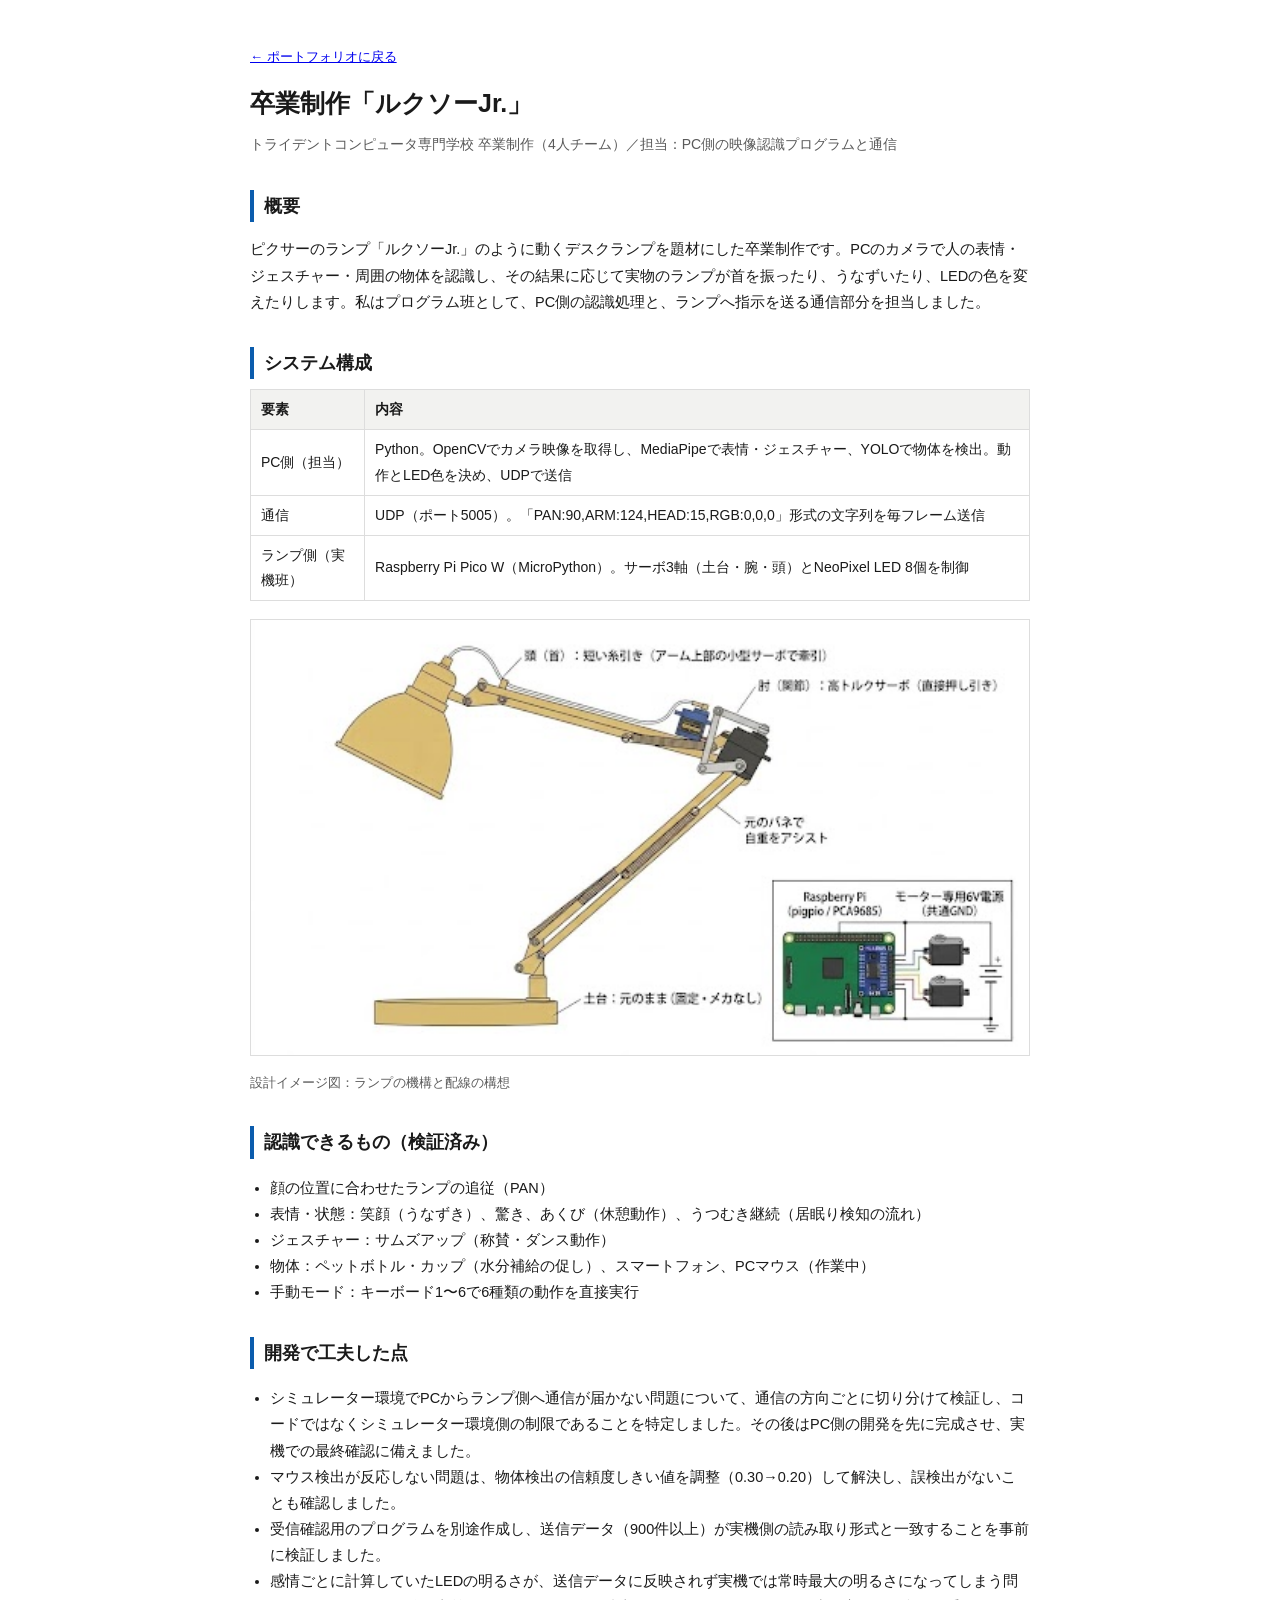
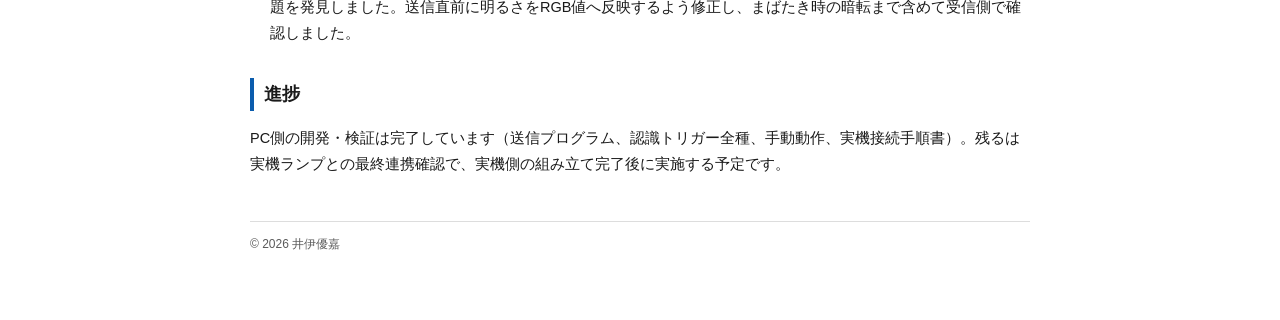
<file: luxo-jr.html>
<!doctype html>
<html lang="ja">
<head>
<meta charset="utf-8" />
<meta name="viewport" content="width=device-width, initial-scale=1" />
<title>卒業制作「ルクソーJr.」紹介</title>
<style>
  :root { --fg:#1a1a1a; --muted:#5a5a5a; --line:#ddd; --accent:#0b5cad; }
  * { box-sizing: border-box; }
  body { margin:0; font-family:"Hiragino Kaku Gothic ProN","Hiragino Sans","Noto Sans JP",sans-serif; color:var(--fg); line-height:1.8; }
  .wrap { max-width:820px; margin:0 auto; padding:32px 20px 64px; }
  h1 { font-size:25px; margin:0 0 6px; }
  .sub { color:var(--muted); font-size:14px; margin:0 0 24px; }
  h2 { font-size:18px; border-left:4px solid var(--accent); padding-left:10px; margin:32px 0 10px; }
  p, li { font-size:14.5px; }
  ul { padding-left:20px; }
  table { border-collapse:collapse; width:100%; font-size:14px; margin:10px 0; }
  th, td { border:1px solid var(--line); padding:7px 10px; text-align:left; }
  th { background:#f2f2f0; }
  .back { font-size:13px; }
  figure { margin:18px 0; }
  figure img { width:100%; height:auto; border:1px solid var(--line); }
  figcaption { font-size:12.5px; color:var(--muted); margin-top:6px; }
  footer { margin-top:44px; border-top:1px solid var(--line); padding-top:12px; font-size:12px; color:var(--muted); }
</style>
</head>
<body>
<div class="wrap">
  <p class="back"><a href="index.html">← ポートフォリオに戻る</a></p>
  <h1>卒業制作「ルクソーJr.」</h1>
  <p class="sub">トライデントコンピュータ専門学校 卒業制作（4人チーム）／担当：PC側の映像認識プログラムと通信</p>

  <h2>概要</h2>
  <p>ピクサーのランプ「ルクソーJr.」のように動くデスクランプを題材にした卒業制作です。PCのカメラで人の表情・ジェスチャー・周囲の物体を認識し、その結果に応じて実物のランプが首を振ったり、うなずいたり、LEDの色を変えたりします。私はプログラム班として、PC側の認識処理と、ランプへ指示を送る通信部分を担当しました。</p>

  <h2>システム構成</h2>
  <table>
    <tr><th>要素</th><th>内容</th></tr>
    <tr><td>PC側（担当）</td><td>Python。OpenCVでカメラ映像を取得し、MediaPipeで表情・ジェスチャー、YOLOで物体を検出。動作とLED色を決め、UDPで送信</td></tr>
    <tr><td>通信</td><td>UDP（ポート5005）。「PAN:90,ARM:124,HEAD:15,RGB:0,0,0」形式の文字列を毎フレーム送信</td></tr>
    <tr><td>ランプ側（実機班）</td><td>Raspberry Pi Pico W（MicroPython）。サーボ3軸（土台・腕・頭）とNeoPixel LED 8個を制御</td></tr>
  </table>
  <figure>
    <img src="luxo-jr-design.png" alt="ルクソーJr.設計イメージ図" />
    <figcaption>設計イメージ図：ランプの機構と配線の構想</figcaption>
  </figure>

  <h2>認識できるもの（検証済み）</h2>
  <ul>
    <li>顔の位置に合わせたランプの追従（PAN）</li>
    <li>表情・状態：笑顔（うなずき）、驚き、あくび（休憩動作）、うつむき継続（居眠り検知の流れ）</li>
    <li>ジェスチャー：サムズアップ（称賛・ダンス動作）</li>
    <li>物体：ペットボトル・カップ（水分補給の促し）、スマートフォン、PCマウス（作業中）</li>
    <li>手動モード：キーボード1〜6で6種類の動作を直接実行</li>
  </ul>

  <h2>開発で工夫した点</h2>
  <ul>
    <li>シミュレーター環境でPCからランプ側へ通信が届かない問題について、通信の方向ごとに切り分けて検証し、コードではなくシミュレーター環境側の制限であることを特定しました。その後はPC側の開発を先に完成させ、実機での最終確認に備えました。</li>
    <li>マウス検出が反応しない問題は、物体検出の信頼度しきい値を調整（0.30→0.20）して解決し、誤検出がないことも確認しました。</li>
    <li>受信確認用のプログラムを別途作成し、送信データ（900件以上）が実機側の読み取り形式と一致することを事前に検証しました。</li>
    <li>感情ごとに計算していたLEDの明るさが、送信データに反映されず実機では常時最大の明るさになってしまう問題を発見しました。送信直前に明るさをRGB値へ反映するよう修正し、まばたき時の暗転まで含めて受信側で確認しました。</li>
  </ul>

  <h2>進捗</h2>
  <p>PC側の開発・検証は完了しています（送信プログラム、認識トリガー全種、手動動作、実機接続手順書）。残るは実機ランプとの最終連携確認で、実機側の組み立て完了後に実施する予定です。</p>

  <footer>© 2026 井伊優嘉</footer>
</div>
</body>
</html>
</file>
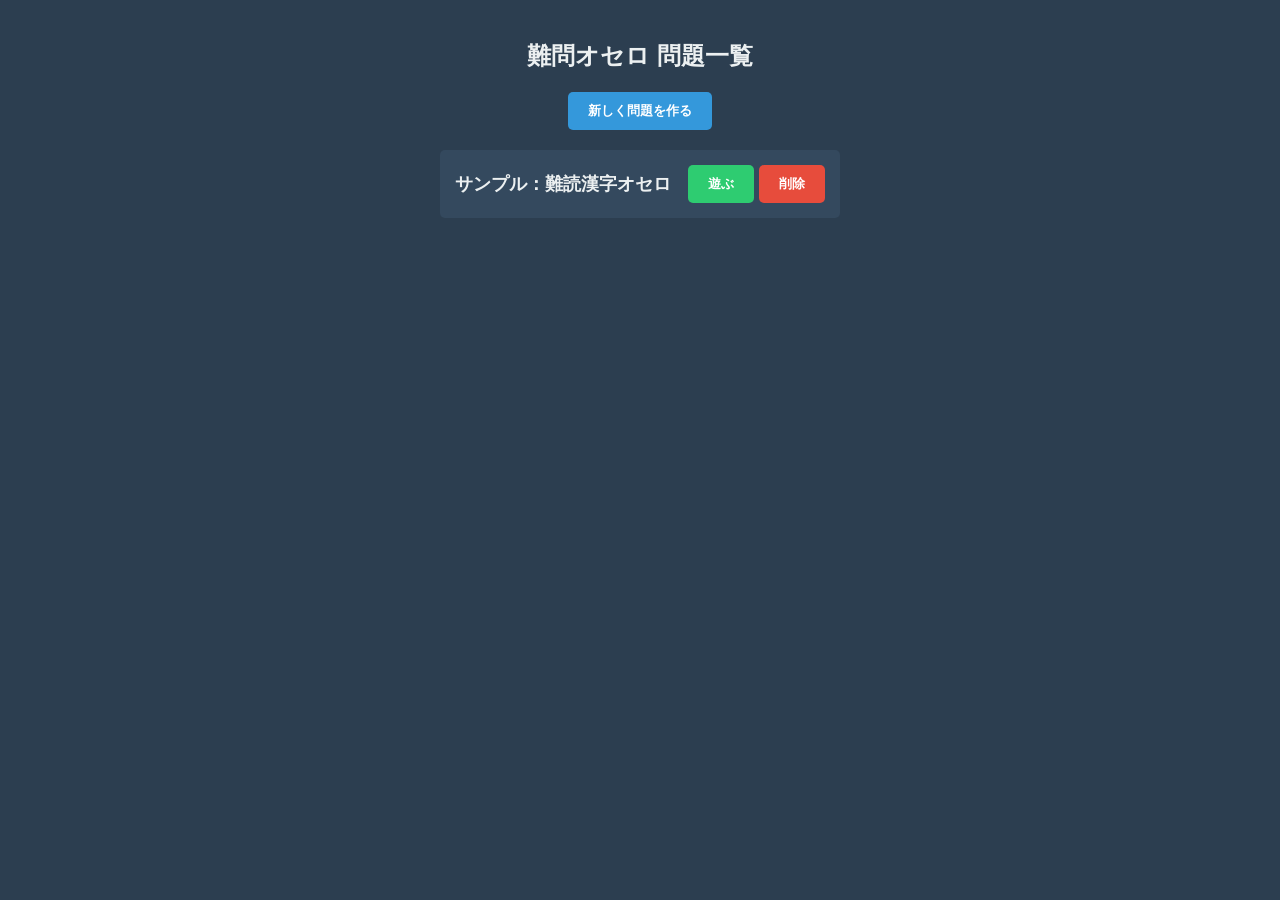
<file: osero.html>
<!DOCTYPE html>
<html lang="ja">
<head>
    <meta charset="UTF-8">
    <meta name="viewport" content="width=device-width, initial-scale=1.0">
    <title>難問オセロ・メーカー</title>
    <link rel="stylesheet" href="osero.css">
</head>
<body>
    <div id="app">
        <section id="screen-list" class="screen">
            <h1>難問オセロ 問題一覧</h1>
            <button class="btn primary" onclick="showScreen('screen-editor')">新しく問題を作る</button>
            <div id="quiz-list-container" class="list-container">
                </div>
        </section>

            <div id="editor-modal" class="modal hidden">
        <div class="modal-content">
            <h2>マスの編集</h2>
            <div class="input-group">
                <label>表示する漢字:</label>
                <input type="text" id="modal-kanji" placeholder="例：託る">
            </div>
            <div class="input-group">
                <label>正解の読み:</label>
                <input type="text" id="modal-yomi" placeholder="例：かこつける">
            </div>
            <div class="input-group">
                <label>伏せ字ヒント:</label>
                <input type="text" id="modal-hint" placeholder="例：〇〇〇〇る">
            </div>
            <div class="modal-buttons">
                <button class="btn success" onclick="commitModal()">決定</button>
                <button class="btn" onclick="closeModal()">キャンセル</button>
            </div>
        </div>
    </div>

        <section id="screen-editor" class="screen hidden">
            <h1>問題作成 (6×6)</h1>
            <p>各マスをクリックして漢字と読み（正解）を入力してください</p>
            <div class="editor-controls">
                <input type="text" id="quiz-title" placeholder="問題のタイトルを入力">
                <button class="btn success" onclick="saveQuiz()">この内容で保存する</button>
                <button class="btn" onclick="showScreen('screen-list')">戻る</button>
            </div>
            <div id="editor-board" class="board"></div>
        </section>

        <section id="screen-game" class="screen hidden">
            <h1 id="game-title-display">ゲーム中</h1>
            <div class="game-info">
                <div id="status">次の番: <span id="current-player" class="blue-text">青</span></div>
                <button class="btn" onclick="showScreen('screen-list')">中断して戻る</button>
            </div>
            <div id="game-board" class="board"></div>
            <div id="message"></div>
        </section>
    </div>
    <script src="osero.js"></script>
</body>
</html>
</file>
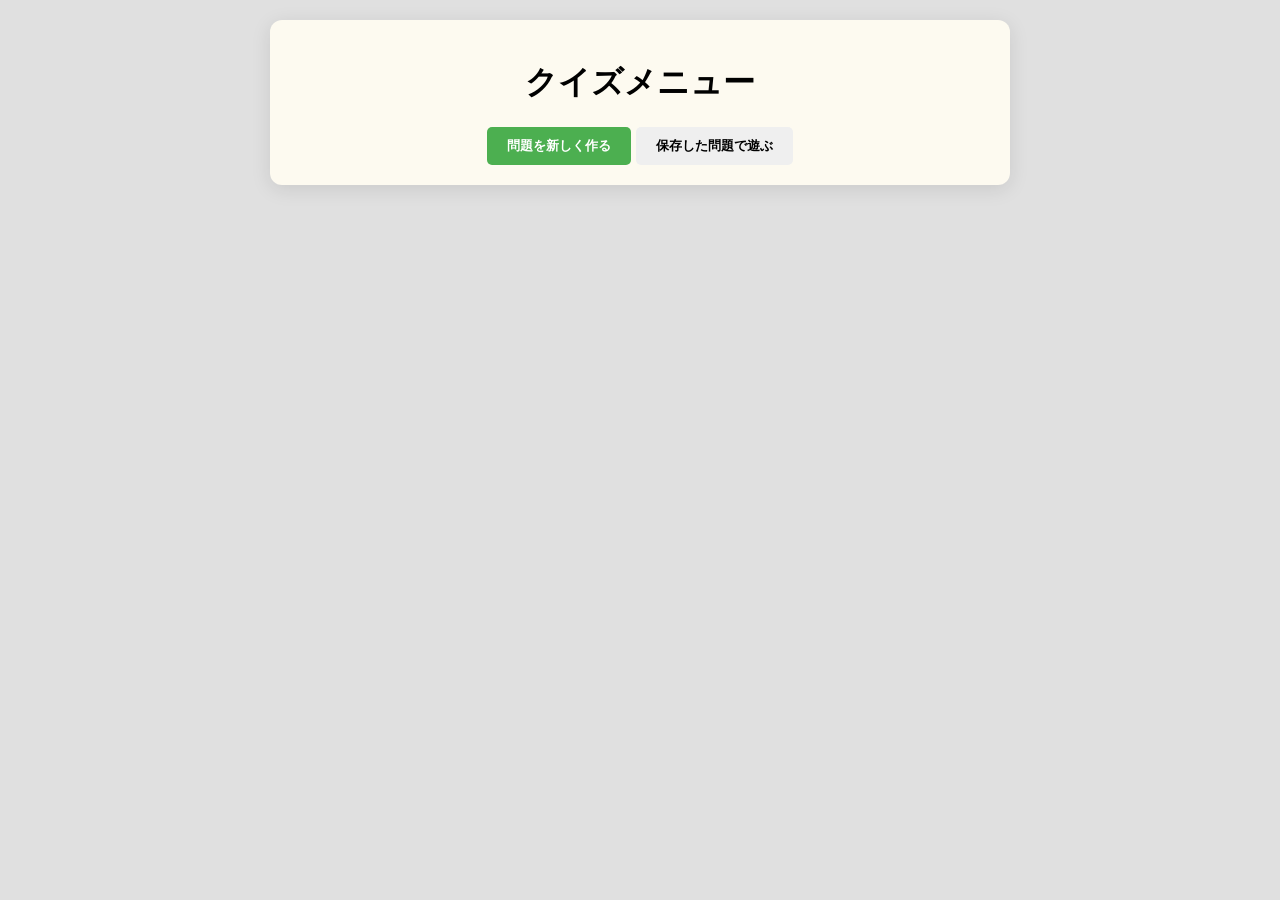
<file: qsama.html>
<!DOCTYPE html>
<html lang="ja">
<head>
    <meta charset="UTF-8">
    <title>クイズメーカー Pro</title>
    <link rel="stylesheet" href="qsama.css">
</head>
<body>
    <div class="container">
        <div id="menu-screen" class="screen">
            <h1>クイズメニュー</h1>
            <div class="menu-buttons">
                <button onclick="openSetupForNew()" class="btn primary">問題を新しく作る</button>
                <button onclick="showSelectScreen()" class="btn">保存した問題で遊ぶ</button>
            </div>
        </div>

        <div id="setup-screen" class="screen hidden">
            <h1>問題作成・編集</h1>
            <div class="guide-area" style="text-align:left; background:#fff9c4; padding:10px; border-radius:8px; font-size:14px;">
                <h3>💡 作り方</h3>
                <ul>
                    <li><strong>画像:</strong> 問題欄にURLを入れると表示されます。</li>
                    <li><strong>伏せ字:</strong> 答え欄を <code>{ }</code> で囲むと <code>[  ]</code> と表示されます。</li>
                    <li><strong>ドボン:</strong> <code>ドボン：選択肢1,2...</code> と書き、答えにドボン番号(1-11)を入れます。</li>
                </ul>
            </div>

            <div style="margin: 20px 0; padding: 15px; border: 2px dashed #ccc; border-radius: 8px; background: #f0f4f8;">
                <h3 style="margin-top:0; font-size:16px;">📦 クイズファイルの共有</h3>
                <button onclick="exportQuizFile()" class="btn" style="background: #673ab7; color: white;">このクイズをファイルに保存</button>
                <div style="margin-top: 10px;">
                    <label class="btn" style="background: #ff9800; color: white; cursor: pointer; display: inline-block;">
                        ファイルから取り込む
                        <input type="file" id="import-file-input" style="display: none;" onchange="importQuizFile(this)">
                    </label>
                </div>
            </div>

            <div class="bulk-import-area" style="margin:20px 0;">
                <textarea id="bulk-input" style="width:90%; height:60px;" placeholder="Excelからコピーして貼り付け"></textarea><br>
                <button onclick="importBulkData()" class="btn-sub">反映する</button>
            </div>
            
            <input type="text" id="main-title-input" placeholder="クイズのタイトル" style="width:80%; padding:10px; margin-bottom:10px;">
            <input type="number" id="total-time-input" placeholder="制限時間(秒)" style="width:80%; padding:10px; margin-bottom:10px;">
            <div id="input-fields"></div>
            <button onclick="saveAndGoToMenu()" class="btn primary">保存してリストに追加</button>
            <button onclick="showScreen(menuScreen)" class="btn-sub">戻る</button>
        </div>

        <div id="select-screen" class="screen hidden">
            <h1>問題を選択</h1>
            
            <div style="margin: 0 auto 20px; max-width: 80%; padding: 15px; border: 2px dashed #666; border-radius: 10px; background: #fff;">
                <p style="margin-top:0; font-weight:bold; color:#555;">📦 配布されたクイズを取り込む</p>
                <label class="btn" style="background: #ff9800; color: white; cursor: pointer; display: inline-block;">
                    ファイルを選択
                    <input type="file" id="direct-import-input" style="display: none;" onchange="importQuizFileDirectly(this)">
                </label>
                <p style="font-size: 11px; color: #888; margin-bottom:0;">※取り込むと即座にリストに追加されます</p>
            </div>

            <div id="quiz-list-container"></div>
            <div id="quiz-config-area" class="hidden">
                <h2 id="disp-quiz-title"></h2>
                倍率: <input type="range" id="timer-ratio" min="0.5" max="3.0" step="0.1" value="1.0" oninput="updateRatioDisp(this.value)"> <span id="timer-ratio-val">1.0</span>
                <div style="margin-top:20px; display:flex; justify-content:center; gap:10px;">
                    <button onclick="startQuiz()" class="btn primary">開始</button>
                    <button onclick="editSelectedQuiz()" class="btn" style="background:#2196F3; color:white;">編集</button>
                </div>
            </div>
            <button onclick="showScreen(menuScreen)" class="btn-sub">戻る</button>
        </div>

        <div id="quiz-screen" class="screen hidden">
            <h2 id="current-quiz-title"></h2>
            <div id="timer-info">残り: <span id="time-display">0.0</span>s</div>
            <div id="timer-container" style="width:100%; height:10px; background:#ddd;"><div id="timer-bar" style="height:100%; background:#f44336; width:100%;"></div></div>
            
            <div class="quiz-box">
                <div id="question-number" class="q-num"></div>
                <div id="question-text" class="q-text"></div>
                <div id="dobon-container" class="hidden"><div id="dobon-grid" class="dobon-grid"></div></div>
                <div id="status-icons"></div>
            </div>

            <div id="answer-area" class="input-area">
                <input type="text" id="answer-input" placeholder="答えを入力">
                <p id="result-message"></p>
            </div>
            <button onclick="exitQuiz()" class="btn-sub">中断して戻る</button>
        </div>
    </div>
    <script src="qsama.js"></script>
</body>
</html>
</file>
<file: osero.css>
:root {
    --bg-color: #2c3e50;
    --board-color: #27ae60;
    --blue-stone: #3498db;
    --red-stone: #e74c3c;
    --text-light: #ecf0f1;
}

body {
    margin: 0;
    background-color: var(--bg-color);
    color: var(--text-light);
    font-family: sans-serif;
}

.screen { padding: 20px; display: flex; flex-direction: column; align-items: center; }
.hidden { display: none; }

.board {
    display: grid;
    grid-template-columns: repeat(6, 80px);
    grid-template-rows: repeat(6, 80px);
    gap: 4px;
    background-color: #333;
    padding: 4px;
    margin-top: 20px;
}

/* マスの基本設定 */
.cell {
    background-color: var(--board-color);
    display: flex;
    flex-direction: column;
    justify-content: center;
    align-items: center;
    cursor: pointer;
    position: relative;
    border: 1px solid rgba(0,0,0,0.1);
    box-sizing: border-box;
    width: 80px;
    height: 80px;
    overflow: hidden; /* 万が一の時も絶対に外にはみ出させない */
}

/* マスのテキスト配置の基本設定 */
.cell-content {
    display: flex;
    flex-direction: column;
    align-items: center;
    justify-content: center;
    color: #fff;
    pointer-events: none;
    width: 100%;          /* マスの横幅いっぱいに広げる */
    padding: 0 2px;       /* 左右にほんの少しだけ隙間を作る（箱が潰れないお守り） */
    box-sizing: border-box;
    overflow: hidden;     /* 万が一はみ出しても枠外を非表示にする */
}

/* 漢字のスタイル */
.cell-content .kanji {
    font-size: 2rem;      /* 2文字の時にちょうどいいサイズ */
    font-weight: bold;
    display: inline-block;
    width: 100%;
}

/* ヒントのスタイル */
.cell-content .hint {
    font-size: 0.8rem;
    opacity: 0.8;
    display: inline-block;
    width: 100%;
}

/* 伏せ字ヒント（〇〇〇など） */
.cell-content .yomi-hint {
    font-size: 11px;
    color: rgba(255,255,255,0.8);
    width: 100%;
    white-space: nowrap;
    margin-top: 2px;
}

/* 石の基本スタイル */
.stone {
    width: 70px;
    height: 70px;
    border-radius: 50%;
    display: flex;
    justify-content: center;
    align-items: center;
    box-shadow: inset 0 0 10px rgba(0,0,0,0.5), 0 4px 6px rgba(0,0,0,0.3);
    transition: transform 0.5s ease-in-out;
}

/* ゲーム画面（石の上）の漢字テキスト保護 */
.stone .kanji {
    font-size: 1.8rem;
    font-weight: bold;
    color: white;
    text-shadow: 1px 1px 2px #000;
    width: 100%;
    white-space: nowrap;
    text-align: center;
}

/* 石の色 */
.stone.blue { background: radial-gradient(circle, #2980b9, #2c3e50); border: 2px solid #fff; }
.stone.red { background: radial-gradient(circle, #e74c3c, #c0392b); border: 2px solid #fff; }

/* モーダル背景 */
.modal {
    position: fixed;
    top: 0;
    left: 0;
    width: 100%;
    height: 100%;
    background: rgba(0,0,0,0.8);
    display: none;
    justify-content: center;
    align-items: center;
    z-index: 100;
}
.modal.hidden { display: none !important; }
.modal:not(.hidden) { display: flex; }

.modal-content {
    background: #34495e;
    padding: 30px;
    border-radius: 10px;
    width: 300px;
    text-align: left;
}
.input-group { margin-bottom: 15px; }
.input-group label { display: block; margin-bottom: 5px; font-size: 14px; }
.input-group input {
    width: 100%; padding: 8px; box-sizing: border-box;
    border: 1px solid #ccc; border-radius: 4px;
    background-color: #fff; color: #333;
}
.modal-buttons { display: flex; justify-content: flex-end; gap: 10px; margin-top: 20px; }

/* その他のボタンやUIコンポーネント */
.btn {
    padding: 10px 20px; border: none; border-radius: 5px;
    cursor: pointer; font-weight: bold; background-color: #95a5a6; color: #fff;
}
.btn.primary { background-color: #3498db; }
.btn.success { background-color: #2ecc71; }
.btn.danger { background-color: #e74c3c; }
.btn:hover { opacity: 0.9; }

.editor-controls { margin-bottom: 20px; display: flex; gap: 10px; }
.editor-controls input { padding: 10px; font-size: 16px; border-radius: 5px; border: none; width: 250px; }

.list-container { width: 400px; margin-top: 20px; }
.quiz-item {
    background: #34495e; padding: 15px; margin-bottom: 10px;
    border-radius: 5px; display: flex; justify-content: space-between; align-items: center;
}
.quiz-item .title { font-weight: bold; font-size: 18px; }
.quiz-item .actions { display: flex; gap: 5px; }

.game-info { display: flex; justify-content: space-between; width: 500px; align-items: center; margin-bottom: 10px; }
#status { font-size: 20px; font-weight: bold; }
.blue-text { color: #3498db; }
.red-text { color: #e74c3c; }
</file>
<file: qsama.css>
body { font-family: sans-serif; text-align: center; background: #e0e0e0; margin: 0; }
.container { max-width: 700px; margin: 20px auto; background: #fdfaf0; padding: 20px; border-radius: 12px; box-shadow: 0 4px 20px rgba(0,0,0,0.1); }
.hidden { display: none !important; }
.quiz-box { background: rgba(255, 255, 255, 0.4); padding: 20px; border-radius: 10px; margin: 20px 0; border: 1px solid #e0d0b0; min-height: 350px; display: flex; flex-direction: column; align-items: center; justify-content: center; }

.q-text { font-size: 24px; font-weight: bold; display: flex; flex-direction: column; align-items: center; gap: 15px; width: 100%; }
.quiz-image { max-width: 100%; max-height: 280px; height: auto; border-radius: 8px; box-shadow: 0 4px 12px rgba(0,0,0,0.15); }
.hint-text { font-size: 22px; color: #333; background: #fff; padding: 8px 20px; border-radius: 10px; border: 2px solid #e0d0b0; display: inline-block; }

#status-icons { display: flex; justify-content: center; gap: 8px; margin-top: 20px; }
.status-node { width: 28px; height: 28px; border-radius: 50%; background: #ddd; border: 1px solid #ccc; display: flex; align-items: center; justify-content: center; font-size: 14px; font-weight: bold; color: #888; transition: all 0.3s; }
.status-node.solved { background: #4caf50 !important; color: white !important; border-color: #388e3c !important; }

.dobon-grid { display: grid; grid-template-columns: repeat(3, 1fr); gap: 10px; margin-top: 15px; width: 100%; }
.dobon-item { background: #1a73e8; color: white; padding: 15px 5px; border-radius: 6px; font-size: 18px; font-weight: bold; cursor: pointer; border: 2px solid #1557b0; transition: transform 0.1s; }
.dobon-item.selected { background: #90a4ae; border-color: #78909c; pointer-events: none; opacity: 0.7; }
.dobon-item.exploded { background: #d32f2f; border-color: #b71c1c; }

#answer-input { width: 80%; padding: 12px; font-size: 20px; text-align: center; border-radius: 8px; border: 2px solid #ddd; }
.btn { padding: 10px 20px; cursor: pointer; border-radius: 5px; border: none; font-weight: bold; }
.btn.primary { background: #4caf50; color: white; }
.btn-sub { background: #9e9e9e; color: white; margin-top: 10px; }
.quiz-item { display: flex; justify-content: space-between; align-items: center; background: #fff; padding: 10px; margin-bottom: 5px; border-radius: 6px; border: 1px solid #ddd; }

/* 選択画面のインポート枠 */
#select-screen div[style*="dashed"] {
    transition: background 0.3s;
}
#select-screen div[style*="dashed"]:hover {
    background: #fdfdfd !important;
}
</file>
